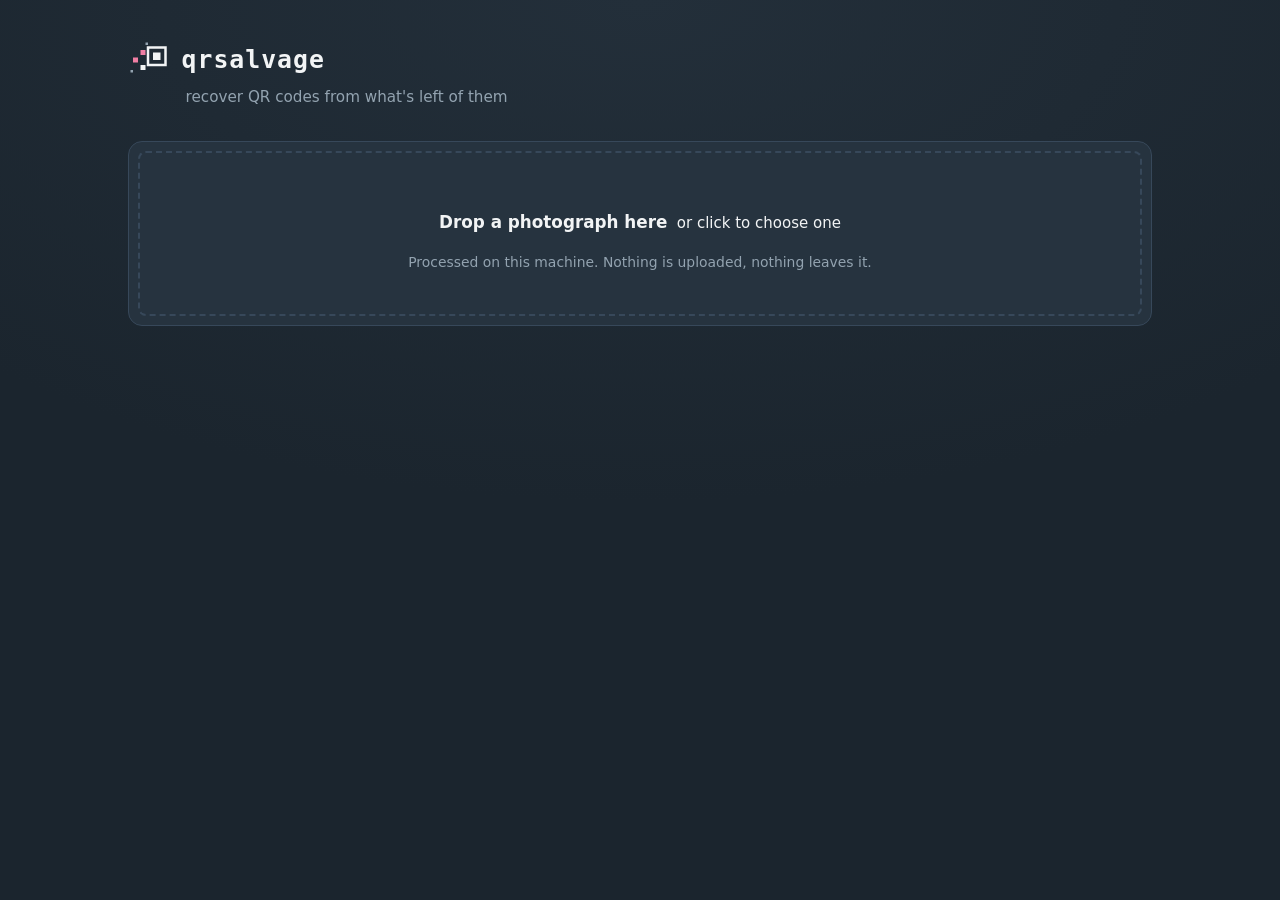
<file: web/index.html>
<!doctype html>
<html lang="en">
<head>
<meta charset="utf-8">
<meta name="viewport" content="width=device-width, initial-scale=1">
<title>qrsalvage</title>
<link rel="icon" href="data:image/svg+xml,%3Csvg xmlns='http://www.w3.org/2000/svg' viewBox='0 0 16 16'%3E%3Crect width='16' height='16' fill='%23232f3a'/%3E%3Crect x='8' y='3' width='7' height='7' fill='none' stroke='%23f2f4f5' stroke-width='1'/%3E%3Crect x='10' y='5' width='3' height='3' fill='%23f2f4f5'/%3E%3Crect x='5' y='4' width='2' height='2' fill='%23f07ea3'/%3E%3Crect x='2' y='7' width='2' height='2' fill='%23f07ea3'/%3E%3Crect x='5' y='10' width='2' height='2' fill='%23f2f4f5'/%3E%3C/svg%3E">
<style>
  :root {
    --bg:        #1b252e;
    --bg-lift:   #232f3a;
    --panel:     #26333f;
    --panel-in:  #1f2a34;
    --line:      #37485a;
    --fg:        #f2f4f5;
    --muted:     #93a3b0;
    --pink:      #f07ea3;
    --pink-soft: #f7b3c8;
    --ok:        #8fd3b0;
    --warn:      #e0b356;
    --bad:       #e0644a;
    --mono: ui-monospace, "Cascadia Code", "SF Mono", Consolas, monospace;
  }
  * { box-sizing: border-box; }
  html { color-scheme: dark; }
  body {
    margin: 0; padding: 2.5rem 1.25rem 5rem; color: var(--fg);
    background: radial-gradient(120% 90% at 50% 0%, var(--bg-lift) 0%, var(--bg) 62%) fixed;
    min-height: 100vh;
    font: 15px/1.6 ui-sans-serif, system-ui, -apple-system, "Segoe UI", sans-serif;
  }
  main { max-width: 64rem; margin: 0 auto; }

  /* --- identity ------------------------------------------------------------------- */
  header { display: flex; align-items: center; gap: .85rem; margin-bottom: .3rem; }
  header svg { flex: none; }
  h1 {
    font: 600 1.55rem/1 var(--mono); letter-spacing: .04em; margin: 0;
  }
  .tagline { color: var(--muted); margin: 0 0 2rem 3.6rem; font-size: .95rem; }

  /* --- drop zone ------------------------------------------------------------------ */
  #drop {
    position: relative; border-radius: 14px; padding: 3.25rem 1.5rem; text-align: center;
    cursor: pointer; background: var(--panel); border: 1px solid var(--line);
    transition: border-color .18s, background .18s, transform .18s;
  }
  #drop::before {
    content: ""; position: absolute; inset: 9px; border-radius: 8px; pointer-events: none;
    border: 2px dashed var(--line); transition: border-color .18s;
  }
  #drop:hover, #drop.over { background: #2b3844; }
  #drop:hover::before, #drop.over::before { border-color: var(--pink); }
  #drop.over { transform: scale(1.006); border-color: var(--pink); }
  #drop strong { font-size: 1.05rem; }
  #drop .hint { color: var(--muted); font-size: .87rem; margin: .45rem 0 0; }

  /* --- layout --------------------------------------------------------------------- */
  .row { display: grid; grid-template-columns: 1fr 1fr; gap: 1.1rem; margin-top: 1.4rem; }
  @media (max-width: 46rem) { .row { grid-template-columns: 1fr; } }
  .panel {
    background: var(--panel); border: 1px solid var(--line); border-radius: 12px;
    padding: 1.1rem;
  }
  .panel h2 {
    display: flex; align-items: center; gap: .5rem;
    font: 600 .72rem/1 var(--mono); text-transform: uppercase; letter-spacing: .12em;
    color: var(--muted); margin: 0 0 .9rem;
  }
  .panel h2::before {
    content: ""; width: 7px; height: 7px; background: var(--pink); flex: none;
  }
  canvas, .panel img {
    max-width: 100%; display: block; border-radius: 8px; background: var(--panel-in);
  }
  canvas { cursor: crosshair; }

  dl { display: grid; grid-template-columns: auto 1fr; gap: .42rem 1rem; margin: 0; }
  dt { color: var(--muted); }
  dd { margin: 0; font-family: var(--mono); font-variant-numeric: tabular-nums; }
  .ok { color: var(--ok); } .warn { color: var(--warn); } .bad { color: var(--bad); }

  /* --- payload -------------------------------------------------------------------- */
  .payload {
    margin-top: 1.4rem; padding: 1.15rem 1.25rem; border-radius: 12px;
    background: var(--panel); border: 1px solid var(--line); border-left: 3px solid var(--pink);
  }
  .payload.miss { border-left-color: var(--bad); }
  .payload .label { font: 600 .72rem/1 var(--mono); letter-spacing: .12em; text-transform: uppercase; }
  .payload code {
    display: block; margin-top: .7rem; padding: .7rem .85rem; border-radius: 8px;
    background: var(--panel-in); font: 14px/1.55 var(--mono); word-break: break-all;
    user-select: all;
  }

  /* --- controls ------------------------------------------------------------------- */
  .actions { display: flex; gap: .55rem; flex-wrap: wrap; margin-top: 1rem; }
  button {
    font: 500 .88rem/1 inherit; padding: .55rem 1rem; border-radius: 8px;
    border: 1px solid var(--line); background: var(--panel-in); color: var(--fg);
    cursor: pointer; transition: border-color .15s, color .15s;
  }
  button:hover { border-color: var(--pink); color: var(--pink-soft); }
  a { color: inherit; text-decoration: none; }
  .note { color: var(--muted); font-size: .85rem; margin-top: .65rem; min-height: 1.2em; }
  .note em { color: var(--pink-soft); font-style: normal; }

  details.panel { margin-top: 1.4rem; }
  summary { cursor: pointer; color: var(--muted); font: 600 .72rem/1 var(--mono);
            letter-spacing: .12em; text-transform: uppercase; }
  pre.grid {
    font: 10px/1 var(--mono); overflow-x: auto; margin: .9rem 0 0; letter-spacing: .55px;
    color: var(--muted);
  }
  .hidden { display: none !important; }
</style>
</head>
<body>
<main>
  <header>
    <!-- The mark: a finder pattern dissolving into loose modules. Same motif as the logo,
         but legible at favicon size, where the axolotl is not. -->
    <svg width="40" height="40" viewBox="0 0 16 16" aria-hidden="true">
      <rect x="8" y="3" width="7" height="7" fill="none" stroke="#f2f4f5" stroke-width="1"/>
      <rect x="10" y="5" width="3" height="3" fill="#f2f4f5"/>
      <rect x="5" y="4" width="2" height="2" fill="#f07ea3"/>
      <rect x="2" y="7" width="2" height="2" fill="#f07ea3"/>
      <rect x="5" y="10" width="2" height="2" fill="#f2f4f5"/>
      <rect x="1" y="12" width="1" height="1" fill="#93a3b0"/>
      <rect x="7" y="1" width="1" height="1" fill="#93a3b0"/>
    </svg>
    <h1>qrsalvage</h1>
  </header>
  <p class="tagline">recover QR codes from what's left of them</p>

  <div id="drop">
    <p><strong>Drop a photograph here</strong> &nbsp;or click to choose one</p>
    <p class="hint">Processed on this machine. Nothing is uploaded, nothing leaves it.</p>
    <input id="file" type="file" accept="image/*" class="hidden">
  </div>

  <div id="status" class="note"></div>

  <div id="results" class="hidden">
    <div class="row">
      <div class="panel">
        <h2>Input</h2>
        <canvas id="photo"></canvas>
        <div class="note" id="canvasNote"></div>
        <div class="actions">
          <button id="retry" class="hidden">Mark the three finders by hand</button>
          <button id="cancel" class="hidden">Cancel</button>
        </div>
      </div>
      <div class="panel">
        <h2>Diagnostics</h2>
        <dl id="metrics"></dl>
      </div>
    </div>

    <div class="payload" id="payload"></div>
    <div class="row" id="images"></div>

    <details class="panel">
      <summary>Sampled matrix &mdash; # dark, . light, ? unknown</summary>
      <pre class="grid" id="grid"></pre>
    </details>
  </div>
</main>

<script>
"use strict";
const $ = (id) => document.getElementById(id);
const drop = $("drop"), fileInput = $("file"), status = $("status");
const canvas = $("photo"), ctx = canvas.getContext("2d");

let imageDataUrl = null;
let bitmap = null;
let picking = false;
let picked = [];

drop.addEventListener("click", () => fileInput.click());
drop.addEventListener("dragover", (e) => { e.preventDefault(); drop.classList.add("over"); });
drop.addEventListener("dragleave", () => drop.classList.remove("over"));
drop.addEventListener("drop", (e) => {
  e.preventDefault(); drop.classList.remove("over");
  if (e.dataTransfer.files[0]) load(e.dataTransfer.files[0]);
});
fileInput.addEventListener("change", () => { if (fileInput.files[0]) load(fileInput.files[0]); });

function load(file) {
  const reader = new FileReader();
  reader.onload = async () => {
    imageDataUrl = reader.result;
    bitmap = await createImageBitmap(file);
    picked = []; picking = false;
    draw();
    solve();
  };
  reader.readAsDataURL(file);
}

function draw(detected) {
  if (!bitmap) return;
  const width = Math.min(bitmap.width, 520);
  const scale = width / bitmap.width;
  canvas.width = width;
  canvas.height = Math.round(bitmap.height * scale);
  ctx.drawImage(bitmap, 0, 0, canvas.width, canvas.height);
  canvas.dataset.scale = scale;

  // What the detector found, quietly; what the user clicked, loudly.
  for (const p of detected || []) ring(p.x * scale, p.y * scale, 11, "#93a3b0", 1.5);
  picked.forEach((p, i) => {
    ring(p.x * scale, p.y * scale, 11, "#f07ea3", 2.5);
    ctx.fillStyle = "#f07ea3";
    ctx.font = "600 13px ui-monospace, monospace";
    ctx.fillText(String(i + 1), p.x * scale + 15, p.y * scale + 5);
  });
}

function ring(x, y, r, colour, width) {
  ctx.beginPath(); ctx.arc(x, y, r, 0, Math.PI * 2);
  ctx.strokeStyle = colour; ctx.lineWidth = width; ctx.stroke();
}

canvas.addEventListener("click", (e) => {
  if (!picking) return;
  const rect = canvas.getBoundingClientRect();
  const scale = parseFloat(canvas.dataset.scale);
  const x = ((e.clientX - rect.left) * (canvas.width / rect.width)) / scale;
  const y = ((e.clientY - rect.top) * (canvas.height / rect.height)) / scale;
  picked.push({ x, y });
  draw();
  $("canvasNote").innerHTML = picked.length < 3
    ? `<em>${picked.length} of 3</em> marked — click the centre of the next corner square.`
    : "Three marked, recovering…";
  if (picked.length === 3) { picking = false; solve(picked); }
});

async function solve(points) {
  status.textContent = "recovering…";
  let answer;
  try {
    const response = await fetch("/api/solve", {
      method: "POST",
      headers: { "Content-Type": "application/json" },
      body: JSON.stringify({ image: imageDataUrl, finder_points: points || null }),
    });
    answer = await response.json();
  } catch (err) {
    status.textContent = "the local server did not answer: " + err;
    return;
  }
  status.textContent = "";
  render(answer);
}

function render(a) {
  $("results").classList.remove("hidden");
  draw(picked.length ? null : a.finders);

  const rows = [];
  const push = (k, v, cls) =>
    rows.push(`<dt>${k}</dt><dd${cls ? ` class="${cls}"` : ""}>${v}</dd>`);

  push("image", `${a.width} × ${a.height} px`);
  push("finders", a.finders.length, a.finders.length >= 3 ? "" : "bad");
  if (a.modules) {
    push("version", `${a.version} · ${a.modules} modules`);
    const rate = a.wrong_known / a.known_total;
    push("known cells wrong", `${a.wrong_known} / ${a.known_total}`,
         rate > 0.05 ? "bad" : rate > 0.01 ? "warn" : "ok");
    push("timing pattern", `${a.timing} %`, a.timing < 100 ? "warn" : "ok");
    push("uncertain", `${a.uncertain} / ${a.modules * a.modules}`);
    push("decode attempts", a.candidates_tried);
    if (a.repair) push("reed-solomon", a.repair);
  }
  $("metrics").innerHTML = rows.join("");

  const payload = $("payload");
  payload.classList.toggle("miss", !a.ok);
  payload.innerHTML = a.ok
    ? `<div class="label" style="color:var(--pink)">recovered · ${a.text.length} characters</div>
       <code>${escapeHtml(a.text)}</code>`
    : `<div class="label" style="color:var(--bad)">not recovered</div>
       <div class="note">${escapeHtml(a.failure || "unknown reason")}</div>`;

  const offerManual = !a.ok || a.finders.length < 3;
  $("retry").classList.toggle("hidden", !offerManual || picking);
  $("cancel").classList.add("hidden");

  const images = $("images");
  images.innerHTML = "";
  if (a.reconstructed_png)
    images.appendChild(panel("Recovered matrix", a.reconstructed_png, "reconstructed.png"));
  if (a.clean_png)
    images.appendChild(panel("Re-encoded · standards clean", a.clean_png, "qrsalvage.png"));

  $("grid").textContent = a.grid || "(no grid sampled)";
}

function panel(title, dataUrl, filename) {
  const div = document.createElement("div");
  div.className = "panel";
  div.innerHTML = `<h2>${title}</h2><img src="${dataUrl}" alt="${title}">
    <div class="actions"><a download="${filename}" href="${dataUrl}"><button>Download PNG</button></a></div>`;
  return div;
}

$("retry").addEventListener("click", () => {
  picked = []; picking = true; draw();
  $("retry").classList.add("hidden");
  $("cancel").classList.remove("hidden");
  $("canvasNote").innerHTML =
    "Click the centre of each of the three large corner squares, <em>in any order</em>. " +
    "Roughly is enough — the click only picks the candidate, the position comes from the image.";
});
$("cancel").addEventListener("click", () => {
  picked = []; picking = false; draw();
  $("cancel").classList.add("hidden");
  $("retry").classList.remove("hidden");
  $("canvasNote").textContent = "";
});

function escapeHtml(s) {
  return String(s).replace(/[&<>"]/g, (c) =>
    ({ "&": "&amp;", "<": "&lt;", ">": "&gt;", '"': "&quot;" })[c]);
}
</script>
</body>
</html>
</file>
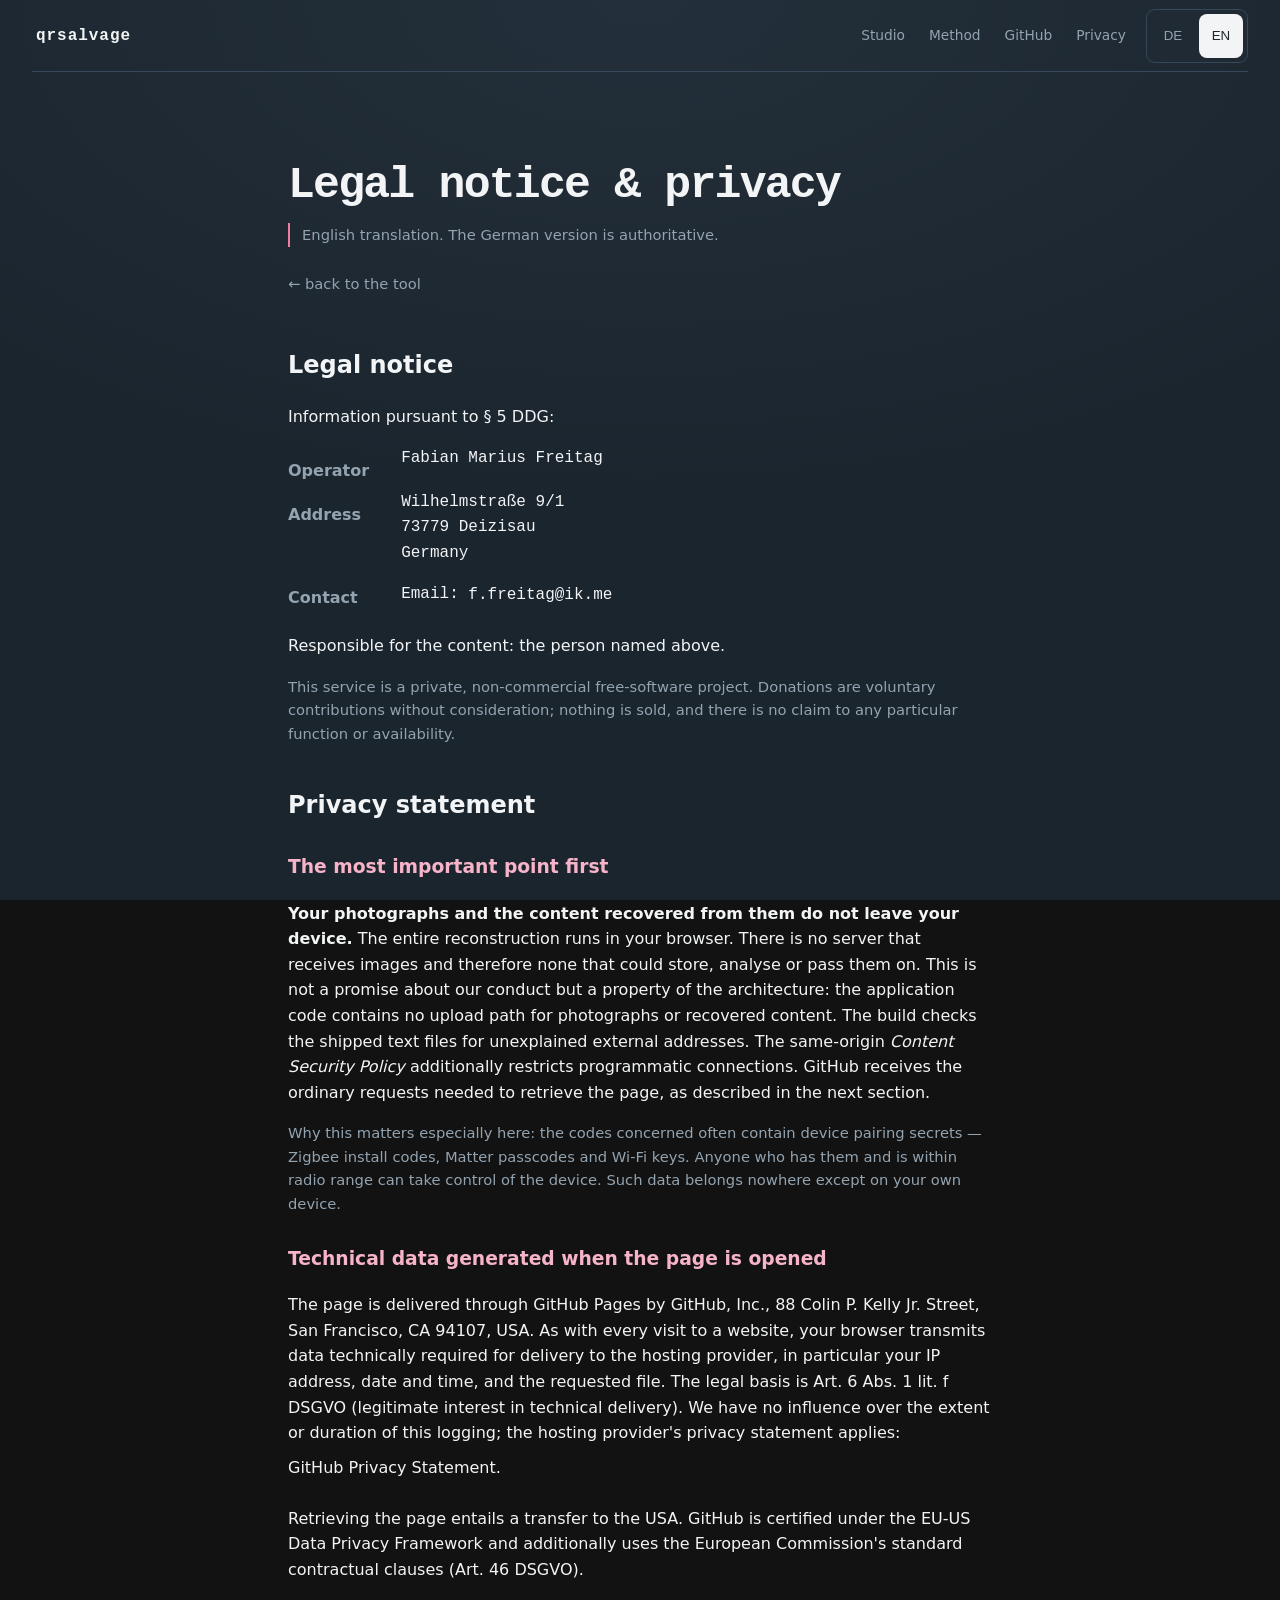
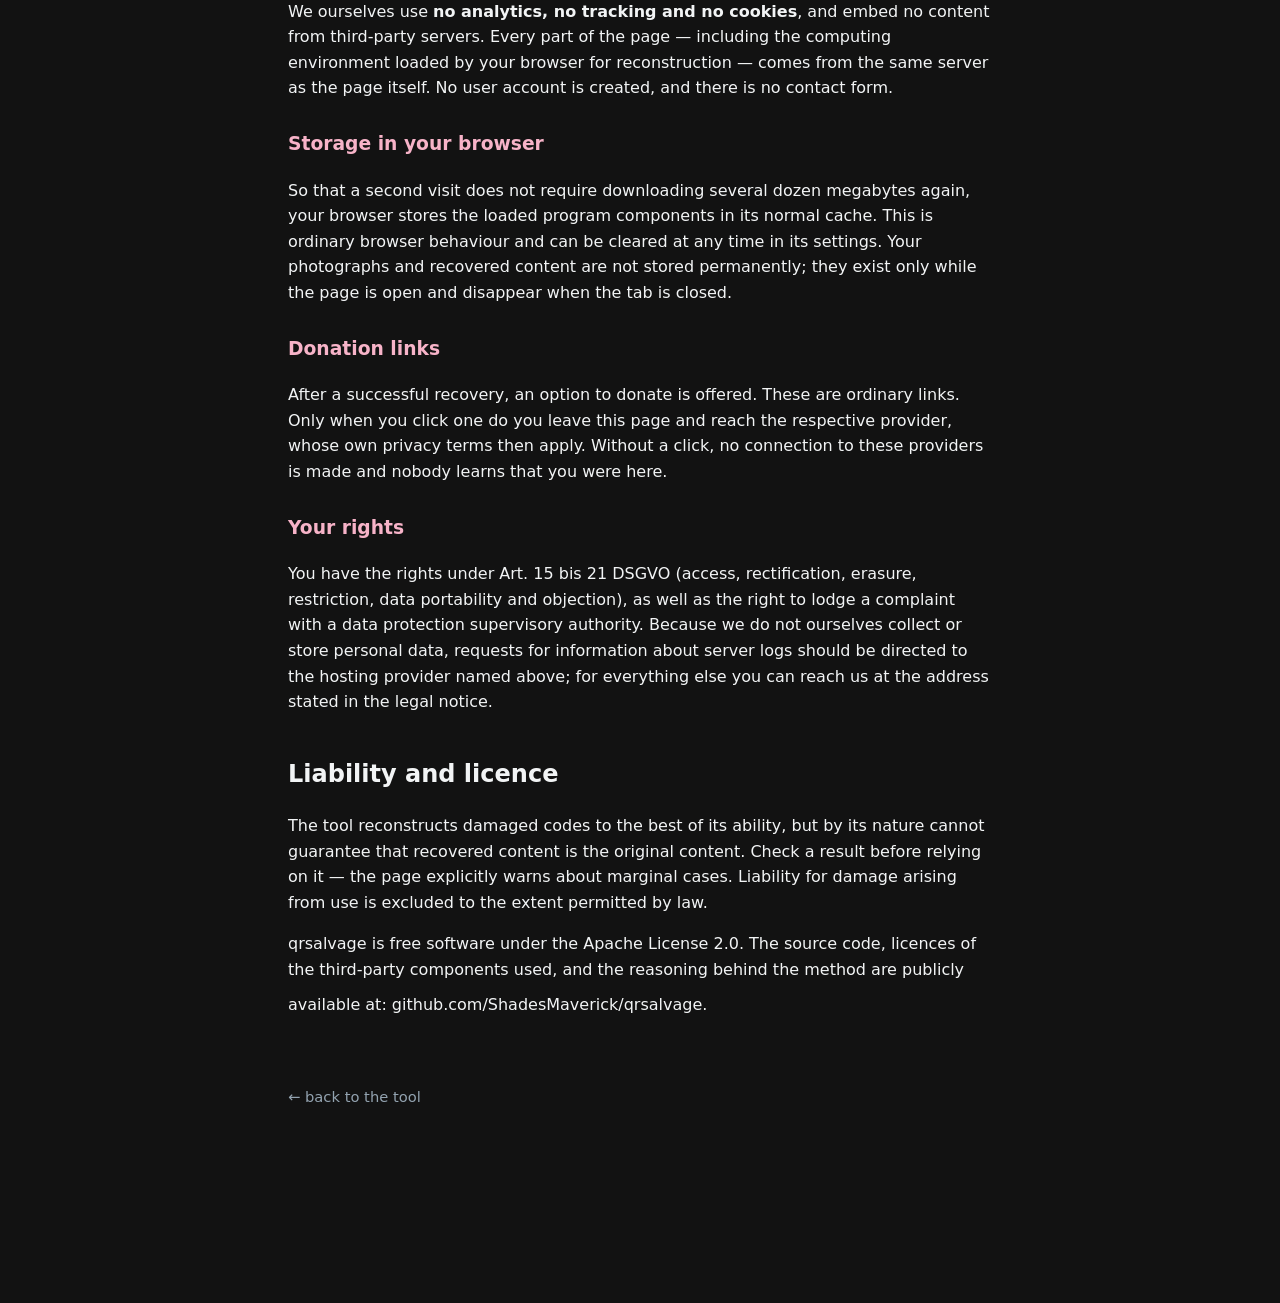
<file: src/qrsalvage/web/legal.html>
<!doctype html>
<html lang="de">
<head>
<meta charset="utf-8">
<meta name="viewport" content="width=device-width, initial-scale=1">
<meta http-equiv="Content-Security-Policy" content="default-src 'self'; img-src 'self' data: blob:; style-src 'self'; script-src 'self'; connect-src 'none'; object-src 'none'; base-uri 'none'; form-action 'none'">
<title>Impressum &amp; Datenschutz · qrsalvage</title>
<meta name="description" content="Impressum und Datenschutzerklärung für qrsalvage.">
<link rel="stylesheet" href="style.css">
</head>
<body class="legal-shell"
      data-title-en="Legal notice &amp; privacy · qrsalvage"
      data-title-de="Impressum &amp; Datenschutz · qrsalvage"
      data-description-en="Legal notice and privacy information for qrsalvage."
      data-description-de="Impressum und Datenschutzerklärung für qrsalvage.">
<nav class="site-nav" aria-label="Primary navigation" data-i18n-aria="nav.primary">
  <a class="site-brand" href="index.html" data-i18n-aria="nav.home">qrsalvage</a>
  <a href="index.html#studio"><span data-lang="en">Studio</span><span data-lang="de" hidden>Studio</span></a>
  <a href="method.html"><span data-lang="en">Method</span><span data-lang="de" hidden>Methode</span></a>
  <a href="https://github.com/ShadesMaverick/qrsalvage">GitHub</a>
  <a href="legal.html" aria-current="page"><span data-lang="en">Privacy</span><span data-lang="de" hidden>Datenschutz</span></a>
  <div class="locale-switch" aria-label="Language" data-i18n-aria="locale.label"><button type="button" data-locale="de">DE</button><button type="button" data-locale="en">EN</button></div>
</nav>
<main class="legal-page">
<section data-lang="de">
  <h1>Impressum &amp; Datenschutz</h1>
  <p class="plain"><a class="back" href="index.html">&larr; zurück zum Werkzeug</a></p>

  <h2>Impressum</h2>
  <p>Angaben gemäß § 5 DDG:</p>
  <dl>
    <dt>Betreiber</dt>
    <dd>Fabian Marius Freitag</dd>
    <dt>Anschrift</dt>
    <dd>Wilhelmstraße 9/1<br>
        73779 Deizisau<br>
        Deutschland</dd>
    <dt>Kontakt</dt>
    <dd>E-Mail: <a href="mailto:f.freitag@ik.me">f.freitag@ik.me</a></dd>
  </dl>
  <p>Verantwortlich für den Inhalt: die oben genannte Person.</p>
  <p class="plain">Dieses Angebot ist ein privates, nicht kommerzielles Freie-Software-Projekt.
    Spenden sind freiwillige Zuwendungen ohne Gegenleistung; es wird nichts verkauft, und es
    besteht kein Anspruch auf eine bestimmte Funktion oder Verfügbarkeit.</p>

  <h2>Datenschutzerklärung</h2>

  <h3>Das Wichtigste zuerst</h3>
  <p><strong>Ihre Fotos und die daraus gewonnenen Inhalte verlassen Ihr Gerät nicht.</strong>
    Die gesamte Rekonstruktion läuft in Ihrem Browser. Es gibt keinen Server, der Bilder
    entgegennimmt, und deshalb auch keinen, der sie speichern, auswerten oder weitergeben
    könnte. Das ist keine Zusage über unser Verhalten, sondern eine Eigenschaft des Aufbaus:
    Der Anwendungscode enthält keinen Uploadpfad für Fotos oder wiederhergestellte Inhalte.
    Der Build prüft die ausgelieferten Textdateien auf unerklärte externe Adressen. Die
    Same-Origin-<em>Content-Security-Policy</em> schränkt programmgesteuerte Verbindungen
    zusätzlich ein. GitHub erhält die gewöhnlichen Anfragen zum Abruf der Seite, wie im
    folgenden Abschnitt beschrieben.</p>
  <p class="plain">Warum das hier besonders zählt: Die Codes, um die es geht, enthalten häufig
    Kopplungsgeheimnisse von Geräten — Zigbee-Install-Codes, Matter-Passcodes, WLAN-Schlüssel.
    Wer sie hat und in Funkreichweite ist, kann das Gerät übernehmen. Solche Daten gehören
    nirgendwohin außer auf Ihr eigenes Gerät.</p>

  <h3>Was beim Aufruf der Seite technisch anfällt</h3>
  <p>Die Seite wird über GitHub Pages von der GitHub, Inc., 88 Colin P. Kelly Jr. Street,
    San Francisco, CA 94107, USA ausgeliefert. Beim Abruf übermittelt Ihr Browser wie bei jedem
    Aufruf einer Webseite technisch notwendige Daten an den Hoster, insbesondere Ihre
    IP-Adresse, Datum und Uhrzeit sowie die angeforderte Datei. Rechtsgrundlage ist Art. 6
    Abs. 1 lit. f DSGVO (berechtigtes Interesse an der technischen Auslieferung). Auf Umfang
    und Dauer dieser Protokollierung haben wir keinen Einfluss; es gilt die
    Datenschutzerklärung des Hosters:
    <a href="https://docs.github.com/de/site-policy/privacy-policies/github-privacy-statement">GitHub Privacy Statement</a>.</p>
  <p>Der Abruf bedeutet eine Übermittlung in die USA. GitHub ist unter dem EU-US Data Privacy
    Framework zertifiziert und verwendet ergänzend die Standardvertragsklauseln der
    EU-Kommission (Art. 46 DSGVO).</p>
  <p>Wir selbst betreiben <strong>keine Analyse, kein Tracking, keine Cookies</strong> und
    binden keine Inhalte von fremden Servern ein. Alle Bestandteile der Seite — auch die
    Rechenumgebung, die Ihr Browser für die Rekonstruktion lädt — kommen vom selben Server wie
    die Seite selbst. Es entsteht kein Nutzerkonto, es gibt kein Kontaktformular.</p>

  <h3>Speicherung in Ihrem Browser</h3>
  <p>Damit die Seite beim zweiten Besuch nicht erneut mehrere Dutzend Megabyte laden muss,
    legt Ihr Browser die geladenen Programmteile in seinem normalen Cache ab. Das ist gewöhnliches
    Browser-Verhalten und lässt sich in dessen Einstellungen jederzeit löschen. Ihre Fotos und
    die gefundenen Inhalte werden nicht dauerhaft gespeichert; sie bestehen nur, solange die
    Seite geöffnet ist, und verschwinden mit dem Schließen des Tabs.</p>

  <h3>Spenden-Links</h3>
  <p>Nach einer erfolgreichen Rettung wird eine Spendenmöglichkeit angeboten. Das sind
    gewöhnliche Links. Erst wenn Sie einen davon anklicken, verlassen Sie diese Seite und
    gelangen zum jeweiligen Anbieter, dessen eigene Datenschutzbestimmungen dann gelten. Ohne
    Klick wird zu diesen Anbietern keinerlei Verbindung aufgebaut, und es erfährt niemand, dass
    Sie hier waren.</p>

  <h3>Ihre Rechte</h3>
  <p>Ihnen stehen die Rechte aus Art. 15 bis 21 DSGVO zu (Auskunft, Berichtigung, Löschung,
    Einschränkung, Datenübertragbarkeit, Widerspruch) sowie ein Beschwerderecht bei einer
    Datenschutz-Aufsichtsbehörde. Da wir selbst keine personenbezogenen Daten erheben oder
    speichern, richten sich Auskunftsersuchen zu den Server-Protokollen an den oben genannten
    Hoster; für alles Übrige erreichen Sie uns unter der im Impressum genannten Adresse.</p>

  <h2>Haftung und Lizenz</h2>
  <p>Das Werkzeug rekonstruiert beschädigte Codes nach bestem Wissen, kann aber
    naturgemäß nicht garantieren, dass ein wiederhergestellter Inhalt der ursprüngliche ist.
    Prüfen Sie ein Ergebnis, bevor Sie darauf etwas aufbauen — die Seite weist bei knappen
    Fällen ausdrücklich darauf hin. Eine Haftung für Schäden aus der Nutzung ist im gesetzlich
    zulässigen Rahmen ausgeschlossen.</p>
  <p>qrsalvage ist freie Software unter der Apache-Lizenz 2.0. Der Quelltext, die Lizenzen der
    verwendeten Fremdbestandteile und die Begründungen des Verfahrens sind öffentlich
    einsehbar: <a href="https://github.com/ShadesMaverick/qrsalvage">github.com/ShadesMaverick/qrsalvage</a>.</p>

  <p class="plain legal-back"><a class="back" href="index.html">&larr; zurück zum
    Werkzeug</a></p>
</section>

<section data-lang="en" hidden>
  <h1>Legal notice &amp; privacy</h1>
  <p class="legal-authority">English translation. The German version is authoritative.</p>
  <p class="plain"><a class="back" href="index.html">&larr; back to the tool</a></p>

  <h2>Legal notice</h2>
  <p>Information pursuant to § 5 DDG:</p>
  <dl>
    <dt>Operator</dt>
    <dd>Fabian Marius Freitag</dd>
    <dt>Address</dt>
    <dd>Wilhelmstraße 9/1<br>
        73779 Deizisau<br>
        Germany</dd>
    <dt>Contact</dt>
    <dd>Email: <a href="mailto:f.freitag@ik.me">f.freitag@ik.me</a></dd>
  </dl>
  <p>Responsible for the content: the person named above.</p>
  <p class="plain">This service is a private, non-commercial free-software project. Donations
    are voluntary contributions without consideration; nothing is sold, and there is no claim
    to any particular function or availability.</p>

  <h2>Privacy statement</h2>

  <h3>The most important point first</h3>
  <p><strong>Your photographs and the content recovered from them do not leave your device.</strong>
    The entire reconstruction runs in your browser. There is no server that receives images and
    therefore none that could store, analyse or pass them on. This is not a promise about our
    conduct but a property of the architecture: the application code contains no upload path for
    photographs or recovered content. The build checks the shipped text files for unexplained
    external addresses. The same-origin <em>Content Security Policy</em> additionally restricts
    programmatic connections. GitHub receives the ordinary requests needed to retrieve the page,
    as described in the next section.</p>
  <p class="plain">Why this matters especially here: the codes concerned often contain device
    pairing secrets — Zigbee install codes, Matter passcodes and Wi-Fi keys. Anyone who has them
    and is within radio range can take control of the device. Such data belongs nowhere except on
    your own device.</p>

  <h3>Technical data generated when the page is opened</h3>
  <p>The page is delivered through GitHub Pages by GitHub, Inc., 88 Colin P. Kelly Jr. Street,
    San Francisco, CA 94107, USA. As with every visit to a website, your browser transmits data
    technically required for delivery to the hosting provider, in particular your IP address,
    date and time, and the requested file. The legal basis is Art. 6 Abs. 1 lit. f DSGVO
    (legitimate interest in technical delivery). We have no influence over the extent or duration
    of this logging; the hosting provider's privacy statement applies:
    <a href="https://docs.github.com/de/site-policy/privacy-policies/github-privacy-statement">GitHub Privacy Statement</a>.</p>
  <p>Retrieving the page entails a transfer to the USA. GitHub is certified under the EU-US Data
    Privacy Framework and additionally uses the European Commission's standard contractual
    clauses (Art. 46 DSGVO).</p>
  <p>We ourselves use <strong>no analytics, no tracking and no cookies</strong>, and embed no
    content from third-party servers. Every part of the page — including the computing environment
    loaded by your browser for reconstruction — comes from the same server as the page itself.
    No user account is created, and there is no contact form.</p>

  <h3>Storage in your browser</h3>
  <p>So that a second visit does not require downloading several dozen megabytes again, your
    browser stores the loaded program components in its normal cache. This is ordinary browser
    behaviour and can be cleared at any time in its settings. Your photographs and recovered
    content are not stored permanently; they exist only while the page is open and disappear when
    the tab is closed.</p>

  <h3>Donation links</h3>
  <p>After a successful recovery, an option to donate is offered. These are ordinary links. Only
    when you click one do you leave this page and reach the respective provider, whose own privacy
    terms then apply. Without a click, no connection to these providers is made and nobody learns
    that you were here.</p>

  <h3>Your rights</h3>
  <p>You have the rights under Art. 15 bis 21 DSGVO (access, rectification, erasure, restriction,
    data portability and objection), as well as the right to lodge a complaint with a data
    protection supervisory authority. Because we do not ourselves collect or store personal data,
    requests for information about server logs should be directed to the hosting provider named
    above; for everything else you can reach us at the address stated in the legal notice.</p>

  <h2>Liability and licence</h2>
  <p>The tool reconstructs damaged codes to the best of its ability, but by its nature cannot
    guarantee that recovered content is the original content. Check a result before relying on it
    — the page explicitly warns about marginal cases. Liability for damage arising from use is
    excluded to the extent permitted by law.</p>
  <p>qrsalvage is free software under the Apache License 2.0. The source code, licences of the
    third-party components used, and the reasoning behind the method are publicly available at:
    <a href="https://github.com/ShadesMaverick/qrsalvage">github.com/ShadesMaverick/qrsalvage</a>.</p>

  <p class="plain legal-back"><a class="back" href="index.html">&larr; back to the tool</a></p>
</section>
</main>
<script src="locale.js"></script>
</body>
</html>
</file>
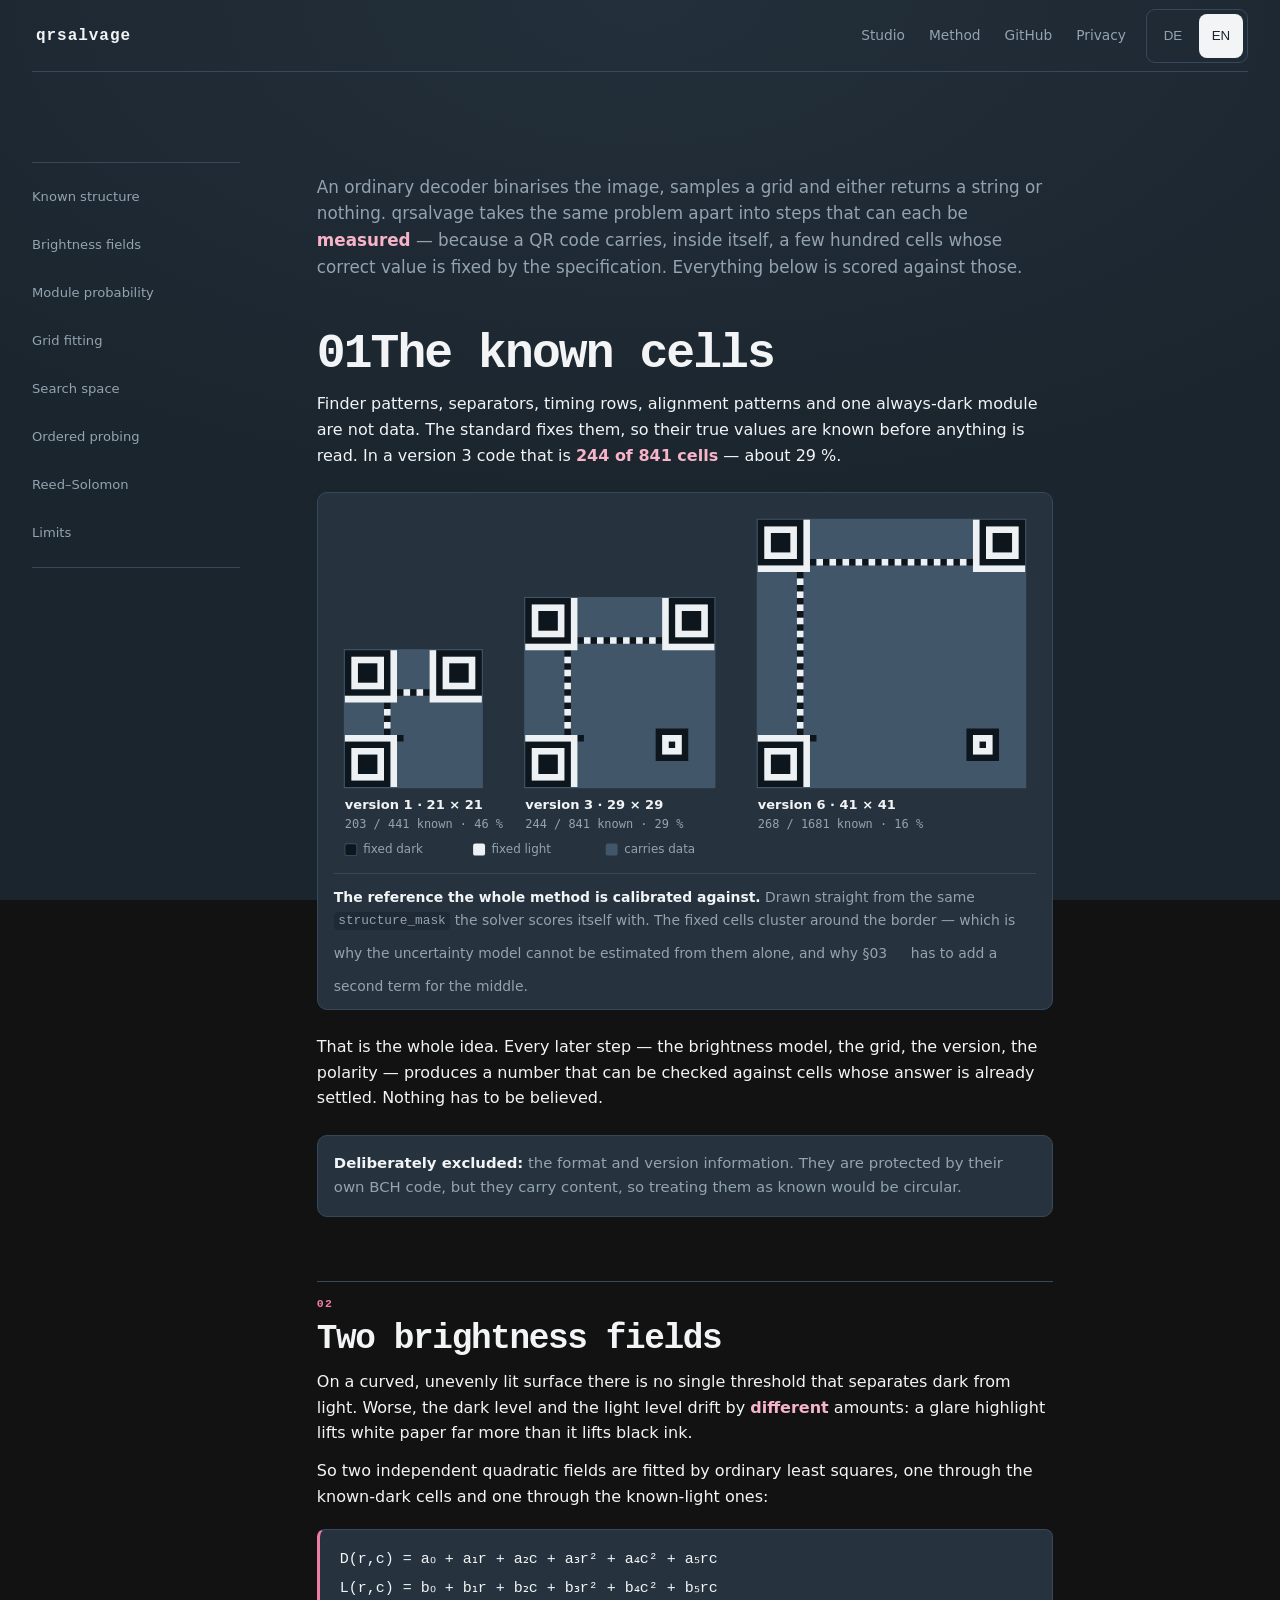
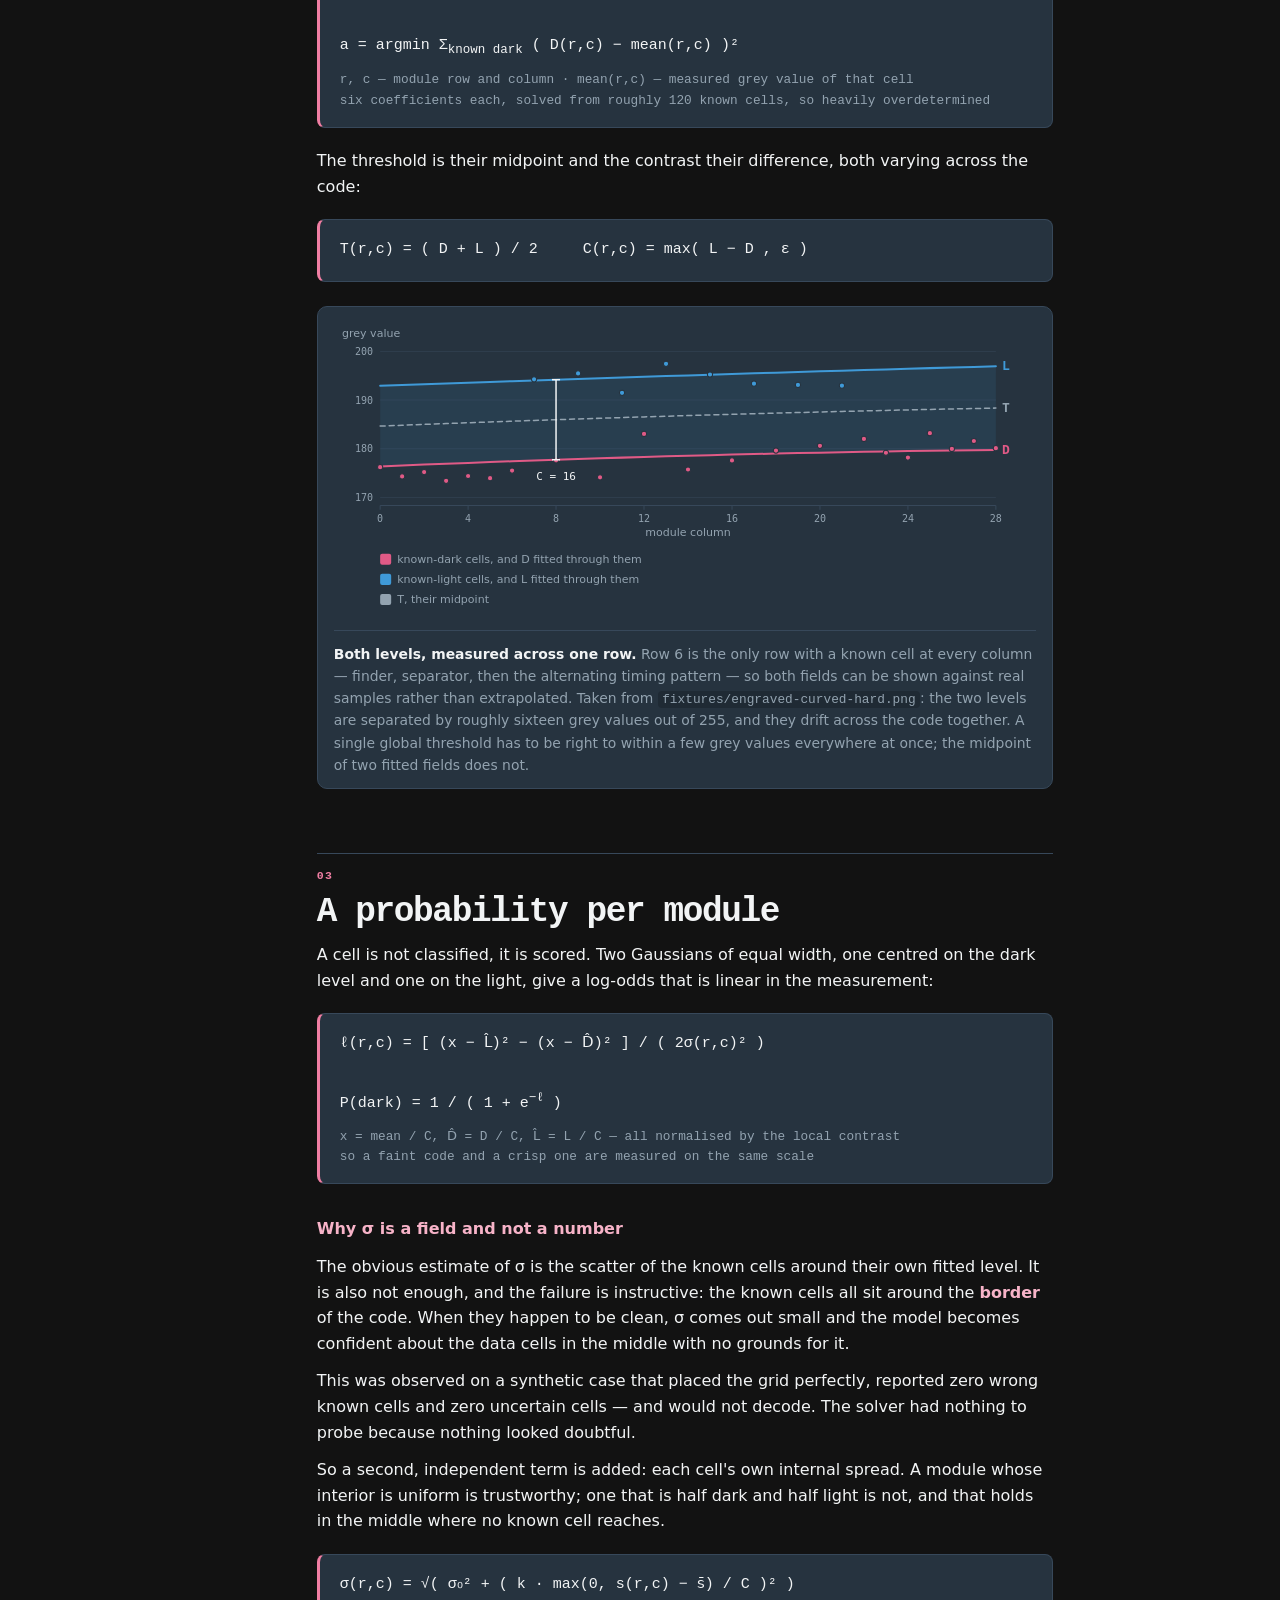
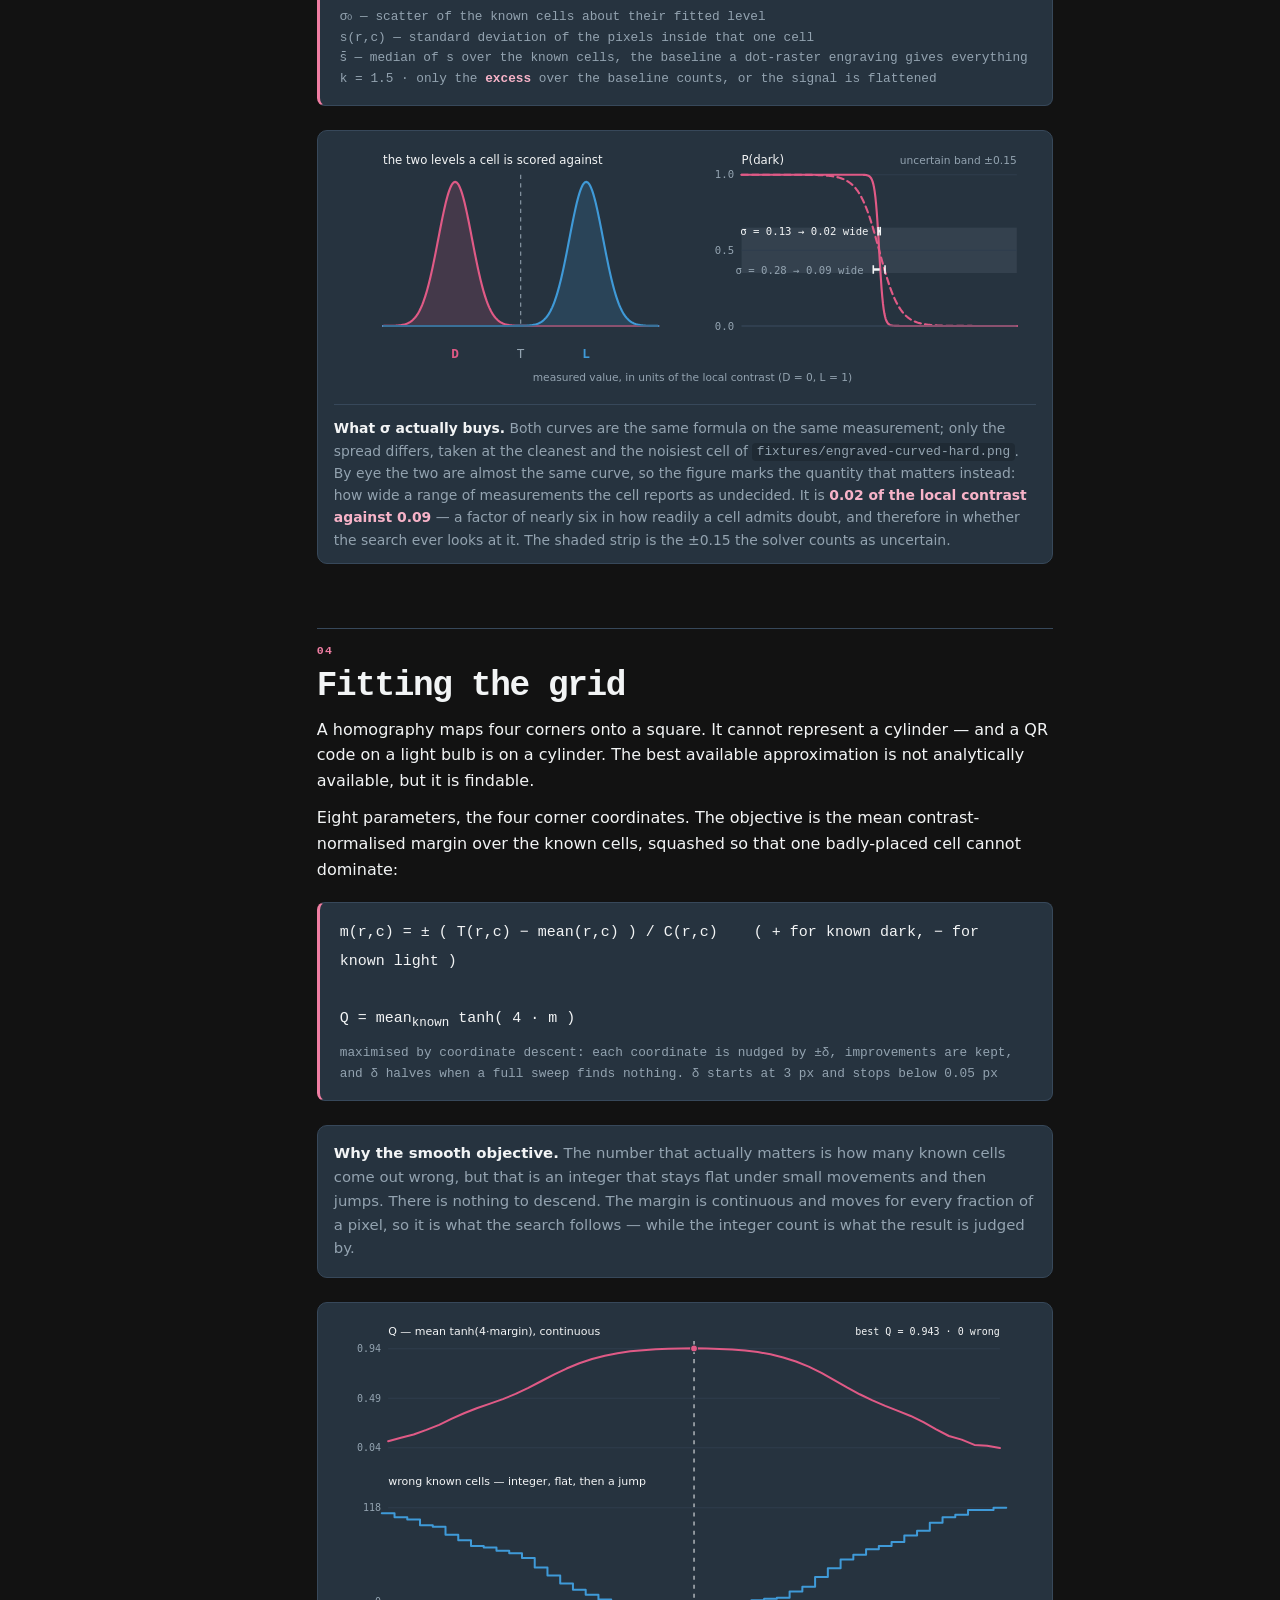
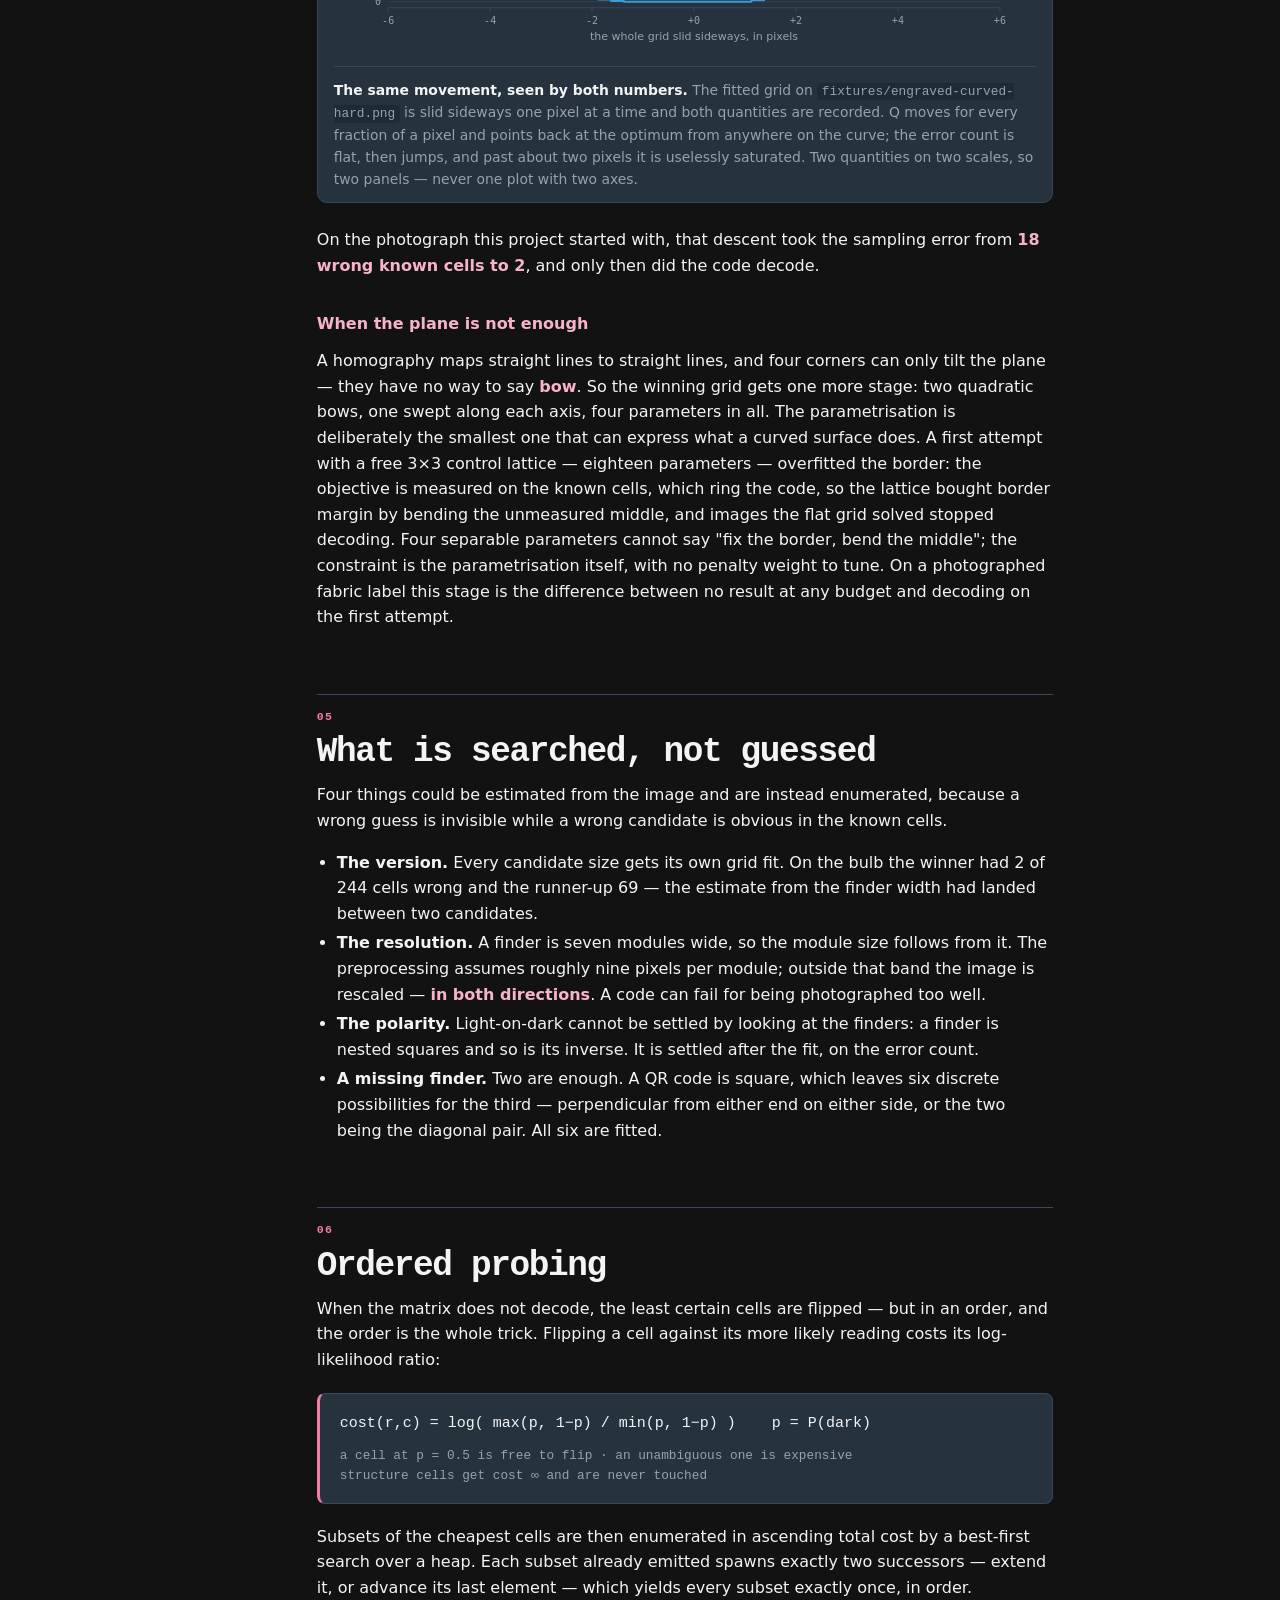
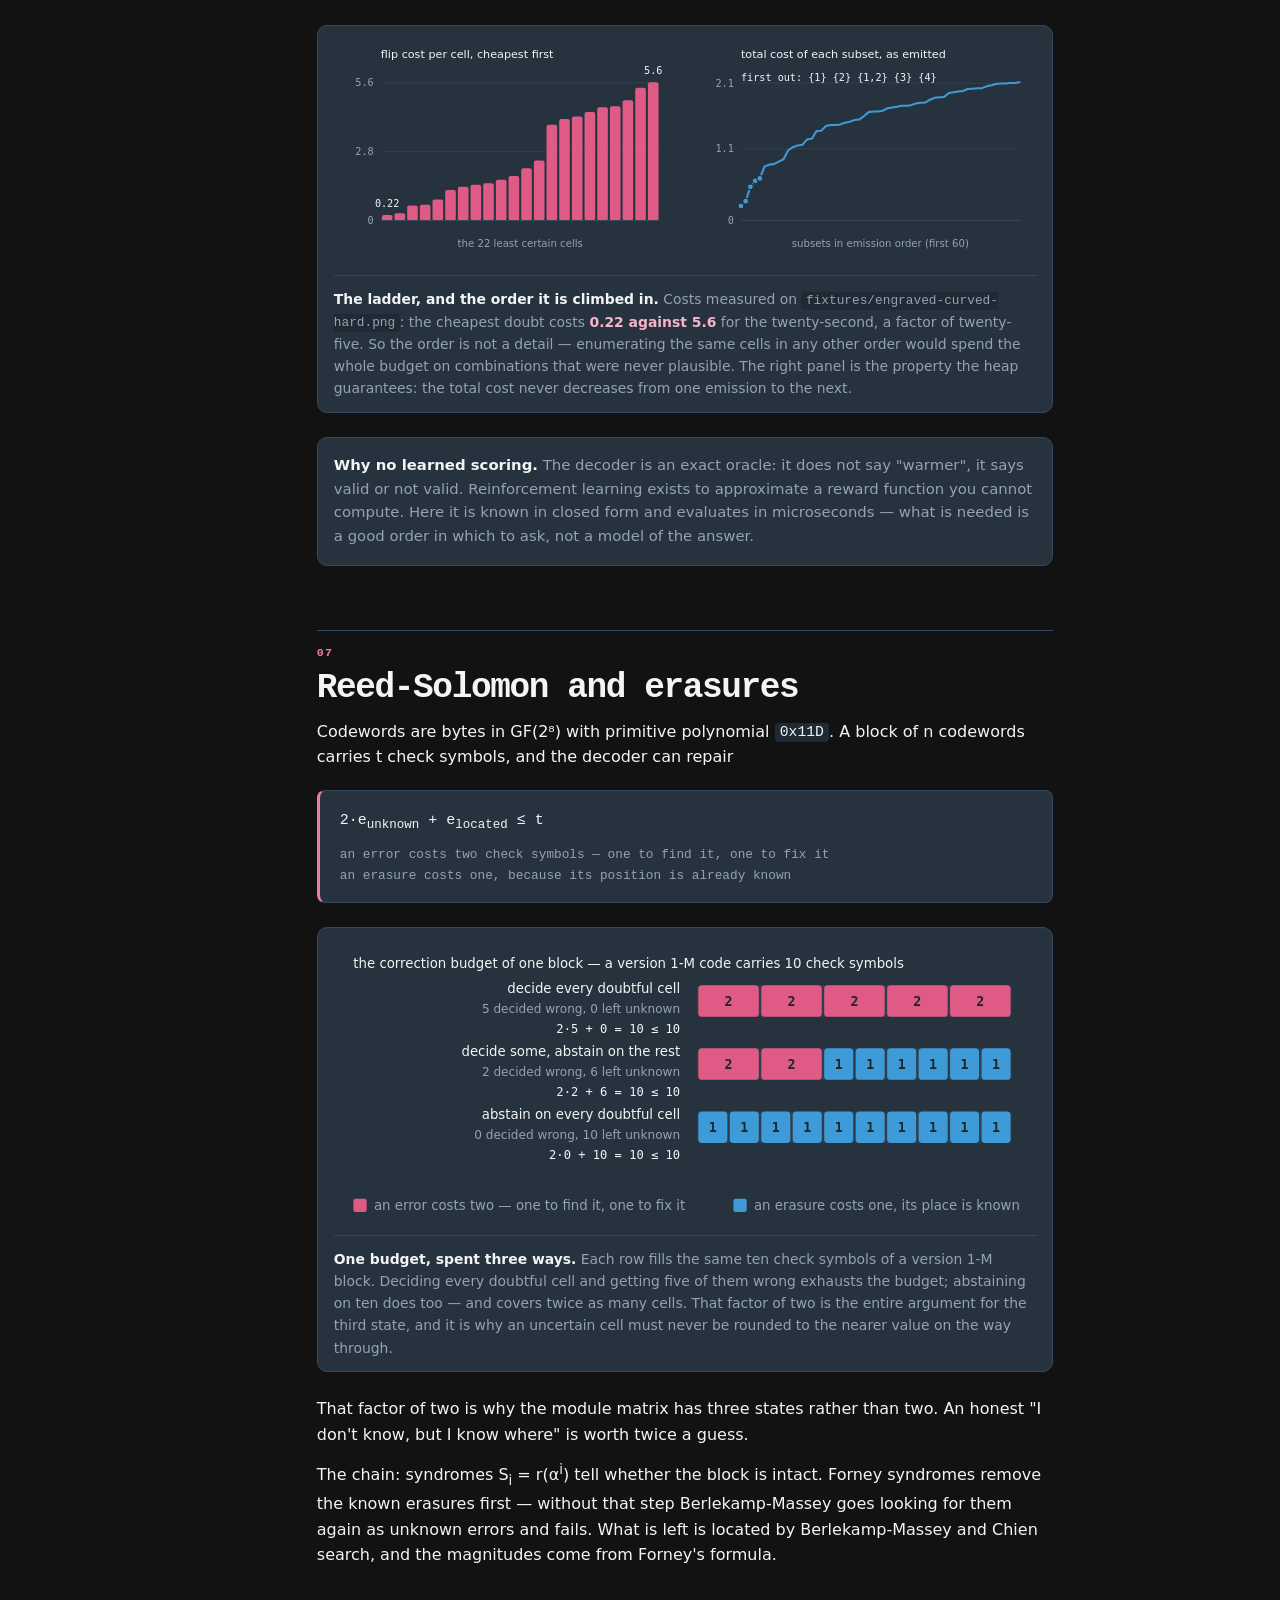
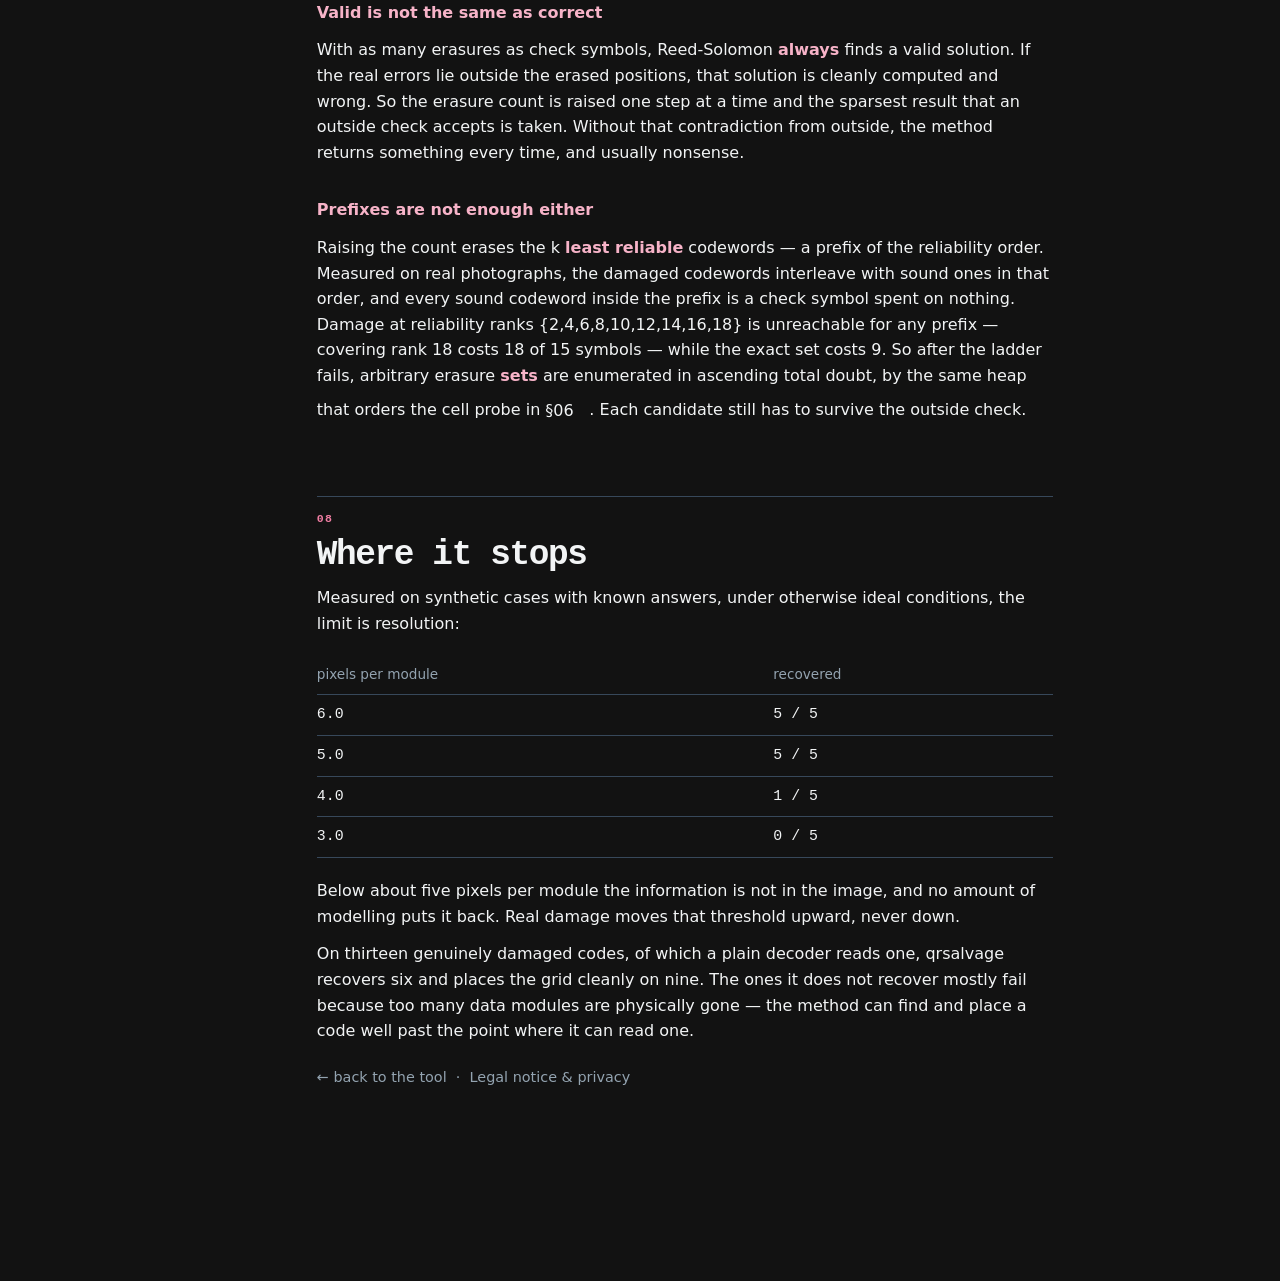
<file: src/qrsalvage/web/method.html>
<!doctype html>
<html lang="en">
<head>
<meta charset="utf-8">
<meta name="viewport" content="width=device-width, initial-scale=1">
<meta http-equiv="Content-Security-Policy" content="default-src 'self'; img-src 'self' data: blob:; style-src 'self'; script-src 'self'; connect-src 'none'; object-src 'none'; base-uri 'none'; form-action 'none'">
<title>Signal Manual · qrsalvage</title>
<meta name="description" content="How qrsalvage reconstructs damaged QR codes.">
<meta property="og:title" content="How a damaged QR code is recovered, step by step">
<meta property="og:description" content="Calibration against the cells the standard fixes, two brightness fields, a probability per module, Reed-Solomon erasures — the measured method behind qrsalvage.">
<meta property="og:image" content="qrsalvage-social.png">
<meta property="og:type" content="article">
<meta name="twitter:card" content="summary_large_image">
<link rel="icon" href="data:image/svg+xml,%3Csvg xmlns='http://www.w3.org/2000/svg' viewBox='0 0 16 16'%3E%3Crect width='16' height='16' fill='%23232f3a'/%3E%3Crect x='8' y='3' width='7' height='7' fill='none' stroke='%23f2f4f5' stroke-width='1'/%3E%3Crect x='10' y='5' width='3' height='3' fill='%23f2f4f5'/%3E%3Crect x='5' y='4' width='2' height='2' fill='%23f07ea3'/%3E%3Crect x='2' y='7' width='2' height='2' fill='%23f07ea3'/%3E%3Crect x='5' y='10' width='2' height='2' fill='%23f2f4f5'/%3E%3C/svg%3E">
<link rel="stylesheet" href="style.css">
</head>
<body class="manual-page"
      data-title-en="Signal Manual · qrsalvage"
      data-title-de="Signal-Handbuch · qrsalvage"
      data-description-en="How qrsalvage reconstructs damaged QR codes."
      data-description-de="Wie qrsalvage beschädigte QR-Codes rekonstruiert.">
<nav class="site-nav" aria-label="Primary navigation" data-i18n-aria="nav.primary">
  <a class="site-brand" href="index.html" data-i18n-aria="nav.home">qrsalvage</a>
  <a href="index.html#studio"><span data-lang="en">Studio</span><span data-lang="de" hidden>Studio</span></a>
  <a href="method.html" aria-current="page"><span data-lang="en">Method</span><span data-lang="de" hidden>Methode</span></a>
  <a href="https://github.com/ShadesMaverick/qrsalvage">GitHub</a>
  <a href="legal.html"><span data-lang="en">Privacy</span><span data-lang="de" hidden>Datenschutz</span></a>
  <div class="locale-switch" aria-label="Language" data-i18n-aria="locale.label"><button type="button" data-locale="de">DE</button><button type="button" data-locale="en">EN</button></div>
</nav>
<main class="manual-layout">
<aside class="manual-rail" aria-label="Manual sections" data-i18n-aria="manual.sections">
  <a href="#known"><span data-lang="en">Known structure</span><span data-lang="de" hidden>Bekannte Struktur</span></a>
  <a href="#levels"><span data-lang="en">Brightness fields</span><span data-lang="de" hidden>Helligkeitsfelder</span></a>
  <a href="#posterior"><span data-lang="en">Module probability</span><span data-lang="de" hidden>Modulwahrscheinlichkeit</span></a>
  <a href="#grid"><span data-lang="en">Grid fitting</span><span data-lang="de" hidden>Gitteranpassung</span></a>
  <a href="#search"><span data-lang="en">Search space</span><span data-lang="de" hidden>Suchraum</span></a>
  <a href="#probe"><span data-lang="en">Ordered probing</span><span data-lang="de" hidden>Geordnetes Nachtasten</span></a>
  <a href="#rs"><span data-lang="en">Reed–Solomon</span><span data-lang="de" hidden>Reed–Solomon</span></a>
  <a href="#limits"><span data-lang="en">Limits</span><span data-lang="de" hidden>Grenzen</span></a>
</aside>
<article class="manual-content">
<div class="manual-intro" data-lang="en"><p>An ordinary decoder binarises the image, samples a grid and either returns a string or nothing. qrsalvage takes the same problem apart into steps that can each be <em>measured</em> — because a QR code carries, inside itself, a few hundred cells whose correct value is fixed by the specification. Everything below is scored against those.</p></div>
<div class="manual-intro" data-lang="de" hidden><p>Ein gewöhnlicher Decoder binarisiert das Bild, tastet ein Gitter ab und liefert entweder eine Zeichenfolge oder nichts. qrsalvage zerlegt dasselbe Problem in einzeln <em>messbare</em> Schritte — denn ein QR-Code trägt einige hundert Zellen in sich, deren korrekter Wert von der Spezifikation festgelegt ist. Alles Folgende wird an ihnen bewertet.</p></div>

<section id="known">
<h1><span class="num">01</span><span data-lang="en">The known cells</span><span data-lang="de" hidden>Die bekannten Zellen</span></h1>
<div data-lang="en"><p>Finder patterns, separators, timing rows, alignment patterns and one always-dark module are not data. The standard fixes them, so their true values are known before anything is read. In a version 3 code that is <em>244 of 841 cells</em> — about 29 %.</p></div>
<div data-lang="de" hidden><p>Suchmuster, Trennbereiche, Taktreihen, Ausrichtungsmuster und ein stets dunkles Modul sind keine Daten. Der Standard legt sie fest; ihre tatsächlichen Werte sind daher bekannt, bevor etwas gelesen wird. Bei einem Code der Version 3 sind das <em>244 von 841 Zellen</em> — etwa 29 %.</p></div>
<figure><div class="plot"><img src="fig-known.svg" alt="Three QR code outlines, versions 1, 3 and 6, with the cells the standard fixes drawn at their true black or white value and the remaining cells in slate. The fixed cells sit around the border and shrink as a share of the code as the version grows."></div><figcaption>
<span data-lang="en"><b>The reference the whole method is calibrated against.</b> Drawn straight from the same <code>structure_mask</code> the solver scores itself with. The fixed cells cluster around the border — which is why the uncertainty model cannot be estimated from them alone, and why <a href="#posterior">§03</a> has to add a second term for the middle.</span>
<span data-lang="de" hidden><b>Die Referenz, an der das gesamte Verfahren kalibriert wird.</b> Direkt aus derselben <code>structure_mask</code> gezeichnet, an der der Solver sich bewertet. Die festgelegten Zellen liegen gehäuft am Rand — deshalb kann das Unsicherheitsmodell nicht allein aus ihnen geschätzt werden und <a href="#posterior">§03</a> muss einen zweiten Term für die Mitte ergänzen.</span>
</figcaption></figure>
<div data-lang="en"><p>That is the whole idea. Every later step — the brightness model, the grid, the version, the polarity — produces a number that can be checked against cells whose answer is already settled. Nothing has to be believed.</p><div class="aside"><b>Deliberately excluded:</b> the format and version information. They are protected by their own BCH code, but they carry content, so treating them as known would be circular.</div></div>
<div data-lang="de" hidden><p>Das ist die ganze Idee. Jeder spätere Schritt — Helligkeitsmodell, Gitter, Version und Polarität — erzeugt eine Zahl, die sich an Zellen mit bereits feststehender Antwort prüfen lässt. Nichts muss einfach geglaubt werden.</p><div class="aside"><b>Bewusst ausgeschlossen:</b> Format- und Versionsinformation. Sie sind durch einen eigenen BCH-Code geschützt, enthalten aber Inhalt; sie als bekannt zu behandeln wäre ein Zirkelschluss.</div></div>
</section>

<section id="levels">
<h2><span class="num">02</span><span data-lang="en">Two brightness fields</span><span data-lang="de" hidden>Zwei Helligkeitsfelder</span></h2>
<div data-lang="en"><p>On a curved, unevenly lit surface there is no single threshold that separates dark from light. Worse, the dark level and the light level drift by <em>different</em> amounts: a glare highlight lifts white paper far more than it lifts black ink.</p><p>So two independent quadratic fields are fitted by ordinary least squares, one through the known-dark cells and one through the known-light ones:</p></div>
<div data-lang="de" hidden><p>Auf einer gewölbten, ungleichmäßig beleuchteten Fläche gibt es keinen einzelnen Schwellenwert, der dunkel von hell trennt. Schlimmer noch: Dunkel- und Hellniveau driften <em>unterschiedlich</em> stark; ein Glanzlicht hebt weißes Papier weit stärker an als schwarze Tinte.</p><p>Deshalb werden mit gewöhnlicher kleinster-Quadrate-Schätzung zwei unabhängige quadratische Felder angepasst, eines durch die bekanntermaßen dunklen und eines durch die bekanntermaßen hellen Zellen:</p></div>
<div class="formula">D(r,c) = a₀ + a₁r + a₂c + a₃r² + a₄c² + a₅rc<br>L(r,c) = b₀ + b₁r + b₂c + b₃r² + b₄c² + b₅rc<br><br>a = argmin Σ<sub>known dark</sub> ( D(r,c) − mean(r,c) )²
<span class="where" data-lang="en">r, c — module row and column · mean(r,c) — measured grey value of that cell<br>six coefficients each, solved from roughly 120 known cells, so heavily overdetermined</span>
<span class="where" data-lang="de" hidden>r, c — Modulzeile und -spalte · mean(r,c) — gemessener Grauwert dieser Zelle<br>je sechs Koeffizienten, aus ungefähr 120 bekannten Zellen gelöst und damit stark überbestimmt</span></div>
<div data-lang="en"><p>The threshold is their midpoint and the contrast their difference, both varying across the code:</p></div><div data-lang="de" hidden><p>Der Schwellenwert ist ihr Mittelpunkt und der Kontrast ihre Differenz; beide verändern sich über den Code:</p></div>
<div class="formula">T(r,c) = ( D + L ) / 2 &nbsp;&nbsp;&nbsp; C(r,c) = max( L − D , ε )</div>
<figure><div class="plot"><img src="fig-levels.svg" alt="A cross-section along module row 6. Two curves, the fitted dark level D and light level L, run across the width of the code with the measured known cells scattered on them. The gap between the curves is only about sixteen grey values and both curves drift together across the code."></div><figcaption>
<span data-lang="en"><b>Both levels, measured across one row.</b> Row 6 is the only row with a known cell at every column — finder, separator, then the alternating timing pattern — so both fields can be shown against real samples rather than extrapolated. Taken from <code>fixtures/engraved-curved-hard.png</code>: the two levels are separated by roughly sixteen grey values out of 255, and they drift across the code together. A single global threshold has to be right to within a few grey values everywhere at once; the midpoint of two fitted fields does not.</span>
<span data-lang="de" hidden><b>Beide Niveaus, über eine Zeile gemessen.</b> Zeile 6 ist die einzige Zeile mit einer bekannten Zelle in jeder Spalte — Suchmuster, Trennbereich, dann das wechselnde Taktmuster. So lassen sich beide Felder an echten Messwerten statt an Extrapolationen zeigen. Aus <code>fixtures/engraved-curved-hard.png</code>: Die Niveaus liegen nur ungefähr sechzehn von 255 Grauwerten auseinander und driften gemeinsam über den Code. Ein einzelner globaler Schwellenwert müsste überall zugleich auf wenige Grauwerte genau stimmen; der Mittelpunkt zweier angepasster Felder muss das nicht.</span>
</figcaption></figure>
</section>

<section id="posterior">
<h2><span class="num">03</span><span data-lang="en">A probability per module</span><span data-lang="de" hidden>Eine Wahrscheinlichkeit je Modul</span></h2>
<div data-lang="en"><p>A cell is not classified, it is scored. Two Gaussians of equal width, one centred on the dark level and one on the light, give a log-odds that is linear in the measurement:</p></div><div data-lang="de" hidden><p>Eine Zelle wird nicht klassifiziert, sondern bewertet. Zwei gleich breite Gaußverteilungen, eine um das Dunkelniveau und eine um das Hellniveau zentriert, ergeben logarithmische Chancen, die linear vom Messwert abhängen:</p></div>
<div class="formula">ℓ(r,c) = [ (x − L̂)² − (x − D̂)² ] / ( 2σ(r,c)² )<br><br>P(dark) = 1 / ( 1 + e<sup>−ℓ</sup> )
<span class="where" data-lang="en">x = mean / C, D̂ = D / C, L̂ = L / C — all normalised by the local contrast<br>so a faint code and a crisp one are measured on the same scale</span><span class="where" data-lang="de" hidden>x = mean / C, D̂ = D / C, L̂ = L / C — alle durch den lokalen Kontrast normiert<br>so werden ein blasser und ein scharfer Code auf derselben Skala gemessen</span></div>
<h3><span data-lang="en">Why σ is a field and not a number</span><span data-lang="de" hidden>Warum σ ein Feld und keine Zahl ist</span></h3>
<div data-lang="en"><p>The obvious estimate of σ is the scatter of the known cells around their own fitted level. It is also not enough, and the failure is instructive: the known cells all sit around the <em>border</em> of the code. When they happen to be clean, σ comes out small and the model becomes confident about the data cells in the middle with no grounds for it.</p><p>This was observed on a synthetic case that placed the grid perfectly, reported zero wrong known cells and zero uncertain cells — and would not decode. The solver had nothing to probe because nothing looked doubtful.</p><p>So a second, independent term is added: each cell's own internal spread. A module whose interior is uniform is trustworthy; one that is half dark and half light is not, and that holds in the middle where no known cell reaches.</p></div>
<div data-lang="de" hidden><p>Die naheliegende Schätzung für σ ist die Streuung der bekannten Zellen um ihr jeweils angepasstes Niveau. Auch das reicht nicht: Die bekannten Zellen liegen sämtlich am <em>Rand</em> des Codes. Sind sie zufällig sauber, wird σ klein und das Modell ist ohne Grundlage von den Datenzellen in der Mitte überzeugt.</p><p>Das zeigte ein synthetischer Fall, der das Gitter perfekt platzierte, null falsche bekannte und null unsichere Zellen meldete — sich aber nicht decodieren ließ. Der Solver hatte nichts nachzutasten, weil nichts zweifelhaft aussah.</p><p>Deshalb kommt ein zweiter, unabhängiger Term hinzu: die innere Streuung jeder Zelle. Ein Modul mit gleichmäßigem Inneren ist vertrauenswürdig; eines, das halb dunkel und halb hell ist, ist es nicht. Das gilt auch in der Mitte, die keine bekannte Zelle erreicht.</p></div>
<div class="formula">σ(r,c) = √( σ₀² + ( k · max(0, s(r,c) − s̄) / C )² )
<span class="where" data-lang="en">σ₀ — scatter of the known cells about their fitted level<br>s(r,c) — standard deviation of the pixels inside that one cell<br>s̄ — median of s over the known cells, the baseline a dot-raster engraving gives everything<br>k = 1.5 · only the <em>excess</em> over the baseline counts, or the signal is flattened</span>
<span class="where" data-lang="de" hidden>σ₀ — Streuung der bekannten Zellen um ihr angepasstes Niveau<br>s(r,c) — Standardabweichung der Pixel innerhalb dieser Zelle<br>s̄ — Median von s über die bekannten Zellen, die Grundstreuung einer Punktraster-Gravur<br>k = 1.5 · nur der <em>Überschuss</em> über die Grundstreuung zählt, sonst wird das Signal eingeebnet</span></div>
<figure><div class="plot"><img src="fig-posterior.svg" alt="Two panels. On the left, two Gaussian curves centred on the dark and the light level with the threshold midway between them. On the right, the resulting probability curve at two values of sigma, each with the width of its uncertain band marked as a measured horizontal span: 0.02 of the contrast for the cleanest cell in the image and 0.09 for the noisiest."></div><figcaption>
<span data-lang="en"><b>What σ actually buys.</b> Both curves are the same formula on the same measurement; only the spread differs, taken at the cleanest and the noisiest cell of <code>fixtures/engraved-curved-hard.png</code>. By eye the two are almost the same curve, so the figure marks the quantity that matters instead: how wide a range of measurements the cell reports as undecided. It is <em>0.02 of the local contrast against 0.09</em> — a factor of nearly six in how readily a cell admits doubt, and therefore in whether the search ever looks at it. The shaded strip is the ±0.15 the solver counts as uncertain.</span>
<span data-lang="de" hidden><b>Was σ tatsächlich bringt.</b> Beide Kurven zeigen dieselbe Formel für denselben Messwert; nur die Streuung unterscheidet sich, entnommen an der saubersten und der verrauschtesten Zelle aus <code>fixtures/engraved-curved-hard.png</code>. Mit bloßem Auge sind die Kurven fast gleich, deshalb markiert die Abbildung die entscheidende Größe: wie breit der Messwertbereich ist, den die Zelle als unentschieden meldet. Er beträgt <em>0.02 des lokalen Kontrasts gegenüber 0.09</em> — ein Faktor von fast sechs darin, wie leicht eine Zelle Zweifel zulässt und damit, ob die Suche sie betrachtet. Der schattierte Streifen zeigt die ±0.15, die der Solver als unsicher zählt.</span>
</figcaption></figure>
</section>

<section id="grid">
<h2><span class="num">04</span><span data-lang="en">Fitting the grid</span><span data-lang="de" hidden>Das Gitter anpassen</span></h2>
<div data-lang="en"><p>A homography maps four corners onto a square. It cannot represent a cylinder — and a QR code on a light bulb is on a cylinder. The best available approximation is not analytically available, but it is findable.</p><p>Eight parameters, the four corner coordinates. The objective is the mean contrast-normalised margin over the known cells, squashed so that one badly-placed cell cannot dominate:</p></div>
<div data-lang="de" hidden><p>Eine Homografie bildet vier Ecken auf ein Quadrat ab. Sie kann keinen Zylinder darstellen — und ein QR-Code auf einer Glühbirne liegt auf einem Zylinder. Die bestmögliche Näherung lässt sich nicht analytisch angeben, aber finden.</p><p>Acht Parameter, die Koordinaten der vier Ecken. Die Zielfunktion ist der mittlere, kontrastnormierte Abstand über die bekannten Zellen, gestaucht, damit eine einzelne schlecht platzierte Zelle nicht dominieren kann:</p></div>
<div class="formula">m(r,c) = ± ( T(r,c) − mean(r,c) ) / C(r,c) &nbsp;&nbsp; ( + for known dark, − for known light )<br><br>Q = mean<sub>known</sub> tanh( 4 · m )
<span class="where" data-lang="en">maximised by coordinate descent: each coordinate is nudged by ±δ, improvements are kept,<br>and δ halves when a full sweep finds nothing. δ starts at 3 px and stops below 0.05 px</span><span class="where" data-lang="de" hidden>durch Koordinatenabstieg maximiert: Jede Koordinate wird um ±δ verschoben, Verbesserungen bleiben erhalten,<br>und δ halbiert sich, wenn ein vollständiger Durchlauf nichts findet. δ beginnt bei 3 px und endet unter 0.05 px</span></div>
<div data-lang="en"><div class="aside"><b>Why the smooth objective.</b> The number that actually matters is how many known cells come out wrong, but that is an integer that stays flat under small movements and then jumps. There is nothing to descend. The margin is continuous and moves for every fraction of a pixel, so it is what the search follows — while the integer count is what the result is judged by.</div></div><div data-lang="de" hidden><div class="aside"><b>Warum die glatte Zielfunktion.</b> Entscheidend ist eigentlich die Zahl der falsch gelesenen bekannten Zellen. Sie ist aber ganzzahlig, bleibt bei kleinen Bewegungen konstant und springt dann. Daran kann nichts absteigen. Der Abstand ist stetig und verändert sich mit jedem Pixelbruchteil; ihm folgt die Suche, während die Ganzzahl das Ergebnis bewertet.</div></div>
<figure><div class="plot"><img src="fig-objective.svg" alt="Two stacked panels sharing an axis of grid offset in pixels. The upper panel shows Q as a smooth curve with a single clear peak at zero offset. The lower panel shows the count of wrong known cells as a staircase that is flat at zero over a narrow plateau and then jumps in steps to over a hundred."></div><figcaption>
<span data-lang="en"><b>The same movement, seen by both numbers.</b> The fitted grid on <code>fixtures/engraved-curved-hard.png</code> is slid sideways one pixel at a time and both quantities are recorded. Q moves for every fraction of a pixel and points back at the optimum from anywhere on the curve; the error count is flat, then jumps, and past about two pixels it is uselessly saturated. Two quantities on two scales, so two panels — never one plot with two axes.</span><span data-lang="de" hidden><b>Dieselbe Bewegung, durch beide Zahlen gesehen.</b> Das angepasste Gitter auf <code>fixtures/engraved-curved-hard.png</code> wird jeweils um einen Pixel seitlich verschoben und beide Größen werden aufgezeichnet. Q bewegt sich bei jedem Pixelbruchteil und weist von überall auf der Kurve zurück zum Optimum; die Fehlerzahl bleibt konstant, springt dann und ist jenseits von etwa zwei Pixeln nutzlos gesättigt. Zwei Größen auf zwei Skalen, also zwei Diagramme — nie ein Diagramm mit zwei Achsen.</span>
</figcaption></figure>
<div data-lang="en"><p>On the photograph this project started with, that descent took the sampling error from <em>18 wrong known cells to 2</em>, and only then did the code decode.</p><h3>When the plane is not enough</h3><p>A homography maps straight lines to straight lines, and four corners can only tilt the plane — they have no way to say <em>bow</em>. So the winning grid gets one more stage: two quadratic bows, one swept along each axis, four parameters in all. The parametrisation is deliberately the smallest one that can express what a curved surface does. A first attempt with a free 3×3 control lattice — eighteen parameters — overfitted the border: the objective is measured on the known cells, which ring the code, so the lattice bought border margin by bending the unmeasured middle, and images the flat grid solved stopped decoding. Four separable parameters cannot say "fix the border, bend the middle"; the constraint is the parametrisation itself, with no penalty weight to tune. On a photographed fabric label this stage is the difference between no result at any budget and decoding on the first attempt.</p></div>
<div data-lang="de" hidden><p>Auf dem Foto, mit dem dieses Projekt begann, senkte dieser Abstieg den Abtastfehler von <em>18 falschen bekannten Zellen auf 2</em>; erst dann ließ sich der Code decodieren.</p><h3>Wenn die Ebene nicht genügt</h3><p>Eine Homografie bildet Geraden auf Geraden ab, und vier Ecken können die Ebene nur neigen — sie können keine <em>Wölbung</em> ausdrücken. Deshalb erhält das beste Gitter eine weitere Stufe: zwei quadratische Wölbungen, je eine entlang jeder Achse, insgesamt vier Parameter. Die Parametrisierung ist absichtlich die kleinste, die das Verhalten einer gekrümmten Fläche ausdrücken kann. Ein erster Versuch mit einem freien 3×3-Kontrollgitter — achtzehn Parameter — überangepasste den Rand: Die Zielfunktion wird an den bekannten Zellen gemessen, die den Code umringen. Das Gitter erkaufte Randabstand, indem es die ungemessene Mitte verbog, und Bilder, die das ebene Gitter gelöst hatte, ließen sich nicht mehr decodieren. Vier separierbare Parameter können nicht „Rand reparieren, Mitte verbiegen“ ausdrücken; die Beschränkung ist die Parametrisierung selbst, ohne einzustellendes Strafgewicht. Auf einem fotografierten Stoffetikett entscheidet diese Stufe zwischen keinem Ergebnis bei jedem Budget und Decodierung beim ersten Versuch.</p></div>
</section>

<section id="search">
<h2><span class="num">05</span><span data-lang="en">What is searched, not guessed</span><span data-lang="de" hidden>Was gesucht statt geraten wird</span></h2>
<div data-lang="en"><p>Four things could be estimated from the image and are instead enumerated, because a wrong guess is invisible while a wrong candidate is obvious in the known cells.</p><ul><li><b>The version.</b> Every candidate size gets its own grid fit. On the bulb the winner had 2 of 244 cells wrong and the runner-up 69 — the estimate from the finder width had landed between two candidates.</li><li><b>The resolution.</b> A finder is seven modules wide, so the module size follows from it. The preprocessing assumes roughly nine pixels per module; outside that band the image is rescaled — <em>in both directions</em>. A code can fail for being photographed too well.</li><li><b>The polarity.</b> Light-on-dark cannot be settled by looking at the finders: a finder is nested squares and so is its inverse. It is settled after the fit, on the error count.</li><li><b>A missing finder.</b> Two are enough. A QR code is square, which leaves six discrete possibilities for the third — perpendicular from either end on either side, or the two being the diagonal pair. All six are fitted.</li></ul></div>
<div data-lang="de" hidden><p>Vier Dinge ließen sich aus dem Bild schätzen, werden aber stattdessen aufgezählt: Eine falsche Schätzung bleibt unsichtbar, ein falscher Kandidat ist in den bekannten Zellen offensichtlich.</p><ul><li><b>Die Version.</b> Jede Kandidatengröße erhält ihre eigene Gitteranpassung. Auf der Glühbirne hatte der Sieger 2 von 244 Zellen falsch, der Zweitplatzierte 69 — die Schätzung aus der Breite des Suchmusters war zwischen zwei Kandidaten gelandet.</li><li><b>Die Auflösung.</b> Ein Suchmuster ist sieben Module breit, daraus folgt die Modulgröße. Die Vorverarbeitung nimmt ungefähr neun Pixel je Modul an; außerhalb dieses Bereichs wird das Bild skaliert — <em>in beide Richtungen</em>. Ein Code kann daran scheitern, dass er zu gut fotografiert wurde.</li><li><b>Die Polarität.</b> Hell auf Dunkel lässt sich an den Suchmustern nicht entscheiden: Ein Suchmuster besteht aus ineinanderliegenden Quadraten, ebenso sein Negativ. Die Entscheidung fällt nach der Anpassung anhand der Fehlerzahl.</li><li><b>Ein fehlendes Suchmuster.</b> Zwei genügen. Ein QR-Code ist quadratisch; damit bleiben sechs diskrete Möglichkeiten für das dritte — senkrecht von jedem Ende auf jeder Seite oder die beiden als Diagonalpaar. Alle sechs werden angepasst.</li></ul></div>
</section>

<section id="probe">
<h2><span class="num">06</span><span data-lang="en">Ordered probing</span><span data-lang="de" hidden>Geordnetes Nachtasten</span></h2>
<div data-lang="en"><p>When the matrix does not decode, the least certain cells are flipped — but in an order, and the order is the whole trick. Flipping a cell against its more likely reading costs its log-likelihood ratio:</p></div><div data-lang="de" hidden><p>Wenn sich die Matrix nicht decodieren lässt, werden die unsichersten Zellen umgedreht — aber in einer Reihenfolge, und diese Reihenfolge ist der ganze Trick. Eine Zelle gegen ihre wahrscheinlichere Lesart umzudrehen kostet ihr logarithmisches Likelihood-Verhältnis:</p></div>
<div class="formula">cost(r,c) = log( max(p, 1−p) / min(p, 1−p) ) &nbsp;&nbsp; p = P(dark)<span class="where" data-lang="en">a cell at p = 0.5 is free to flip · an unambiguous one is expensive<br>structure cells get cost ∞ and are never touched</span><span class="where" data-lang="de" hidden>eine Zelle mit p = 0.5 lässt sich kostenlos umdrehen · eine eindeutige ist teuer<br>Strukturzellen erhalten Kosten ∞ und werden nie verändert</span></div>
<div data-lang="en"><p>Subsets of the cheapest cells are then enumerated in ascending total cost by a best-first search over a heap. Each subset already emitted spawns exactly two successors — extend it, or advance its last element — which yields every subset exactly once, in order.</p></div><div data-lang="de" hidden><p>Teilmengen der billigsten Zellen werden dann durch eine Best-First-Suche über einen Heap nach steigenden Gesamtkosten aufgezählt. Jede bereits ausgegebene Teilmenge erzeugt genau zwei Nachfolger — sie erweitern oder ihr letztes Element vorrücken. So erscheint jede Teilmenge genau einmal und in Reihenfolge.</p></div>
<figure><div class="plot"><img src="fig-probe.svg" alt="Two panels. On the left, a bar chart of the flip cost of the 22 least certain cells, rising from about 0.2 to about 5.6. On the right, the total cost of each subset in the order the heap emits it, rising monotonically, with the first five subsets labelled."></div><figcaption>
<span data-lang="en"><b>The ladder, and the order it is climbed in.</b> Costs measured on <code>fixtures/engraved-curved-hard.png</code>: the cheapest doubt costs <em>0.22 against 5.6</em> for the twenty-second, a factor of twenty-five. So the order is not a detail — enumerating the same cells in any other order would spend the whole budget on combinations that were never plausible. The right panel is the property the heap guarantees: the total cost never decreases from one emission to the next.</span><span data-lang="de" hidden><b>Die Leiter und die Reihenfolge, in der sie erklommen wird.</b> Gemessene Kosten auf <code>fixtures/engraved-curved-hard.png</code>: Der billigste Zweifel kostet <em>0.22 gegenüber 5.6</em> für den zweiundzwanzigsten, ein Faktor von fünfundzwanzig. Die Reihenfolge ist also kein Detail — dieselben Zellen anders aufzuzählen würde das gesamte Budget für nie plausible Kombinationen ausgeben. Das rechte Diagramm zeigt die Garantie des Heaps: Die Gesamtkosten sinken von einer Ausgabe zur nächsten nie.</span>
</figcaption></figure>
<div data-lang="en"><div class="aside"><b>Why no learned scoring.</b> The decoder is an exact oracle: it does not say "warmer", it says valid or not valid. Reinforcement learning exists to approximate a reward function you cannot compute. Here it is known in closed form and evaluates in microseconds — what is needed is a good order in which to ask, not a model of the answer.</div></div><div data-lang="de" hidden><div class="aside"><b>Warum keine gelernte Bewertung.</b> Der Decoder ist ein exaktes Orakel: Er sagt nicht „wärmer“, sondern gültig oder ungültig. Bestärkendes Lernen dient dazu, eine nicht berechenbare Belohnungsfunktion anzunähern. Hier ist sie in geschlossener Form bekannt und wird in Mikrosekunden ausgewertet — benötigt wird eine gute Reihenfolge der Fragen, kein Modell der Antwort.</div></div>
</section>

<section id="rs">
<h2><span class="num">07</span><span data-lang="en">Reed-Solomon and erasures</span><span data-lang="de" hidden>Reed–Solomon und Auslassungen</span></h2>
<div data-lang="en"><p>Codewords are bytes in GF(2⁸) with primitive polynomial <code>0x11D</code>. A block of n codewords carries t check symbols, and the decoder can repair</p></div><div data-lang="de" hidden><p>Codewörter sind Bytes in GF(2⁸) mit dem primitiven Polynom <code>0x11D</code>. Ein Block aus n Codewörtern trägt t Prüfsymbole, und der Decoder kann Folgendes reparieren:</p></div>
<div class="formula">2·e<sub>unknown</sub> + e<sub>located</sub> ≤ t<span class="where" data-lang="en">an error costs two check symbols — one to find it, one to fix it<br>an erasure costs one, because its position is already known</span><span class="where" data-lang="de" hidden>ein Fehler kostet zwei Prüfsymbole — eines zum Finden, eines zum Korrigieren<br>eine Auslassung kostet eines, weil ihre Position bereits bekannt ist</span></div>
<figure><div class="plot"><img src="fig-rs.svg" alt="Three rows, each a budget of ten check symbols. The first spends it on five errors, each two symbols wide. The second on two errors and six erasures. The third on ten erasures, each one symbol wide. All three fill the same budget, but the number of cells salvaged doubles from five to ten."></div><figcaption>
<span data-lang="en"><b>One budget, spent three ways.</b> Each row fills the same ten check symbols of a version 1-M block. Deciding every doubtful cell and getting five of them wrong exhausts the budget; abstaining on ten does too — and covers twice as many cells. That factor of two is the entire argument for the third state, and it is why an uncertain cell must never be rounded to the nearer value on the way through.</span><span data-lang="de" hidden><b>Ein Budget, auf drei Arten ausgegeben.</b> Jede Zeile füllt dieselben zehn Prüfsymbole eines Version-1-M-Blocks. Jede zweifelhafte Zelle zu entscheiden und fünfmal falschzuliegen erschöpft das Budget; sich bei zehn Zellen zu enthalten ebenso — und deckt doppelt so viele Zellen ab. Dieser Faktor zwei ist das gesamte Argument für den dritten Zustand und der Grund, warum eine unsichere Zelle unterwegs nie auf den näheren Wert gerundet werden darf.</span>
</figcaption></figure>
<div data-lang="en"><p>That factor of two is why the module matrix has three states rather than two. An honest "I don't know, but I know where" is worth twice a guess.</p><p>The chain: syndromes S<sub>i</sub> = r(α<sup>i</sup>) tell whether the block is intact. Forney syndromes remove the known erasures first — without that step Berlekamp-Massey goes looking for them again as unknown errors and fails. What is left is located by Berlekamp-Massey and Chien search, and the magnitudes come from Forney's formula.</p><h3>Valid is not the same as correct</h3><p>With as many erasures as check symbols, Reed-Solomon <em>always</em> finds a valid solution. If the real errors lie outside the erased positions, that solution is cleanly computed and wrong. So the erasure count is raised one step at a time and the sparsest result that an outside check accepts is taken. Without that contradiction from outside, the method returns something every time, and usually nonsense.</p><h3>Prefixes are not enough either</h3><p>Raising the count erases the k <em>least reliable</em> codewords — a prefix of the reliability order. Measured on real photographs, the damaged codewords interleave with sound ones in that order, and every sound codeword inside the prefix is a check symbol spent on nothing. Damage at reliability ranks {2,4,6,8,10,12,14,16,18} is unreachable for any prefix — covering rank 18 costs 18 of 15 symbols — while the exact set costs 9. So after the ladder fails, arbitrary erasure <em>sets</em> are enumerated in ascending total doubt, by the same heap that orders the cell probe in <a href="#probe">§06</a>. Each candidate still has to survive the outside check.</p></div>
<div data-lang="de" hidden><p>Dieser Faktor zwei ist der Grund, warum die Modulmatrix drei Zustände statt zwei hat. Ein ehrliches „Ich weiß es nicht, aber ich weiß wo“ ist doppelt so viel wert wie eine Vermutung.</p><p>Die Kette: Syndrome S<sub>i</sub> = r(α<sup>i</sup>) zeigen, ob der Block intakt ist. Forney-Syndrome entfernen zuerst die bekannten Auslassungen — ohne diesen Schritt sucht Berlekamp–Massey sie erneut als unbekannte Fehler und scheitert. Der Rest wird durch Berlekamp–Massey und Chien-Suche lokalisiert, die Größen liefert Forneys Formel.</p><h3>Gültig ist nicht dasselbe wie korrekt</h3><p>Bei ebenso vielen Auslassungen wie Prüfsymbolen findet Reed–Solomon <em>immer</em> eine gültige Lösung. Liegen die wirklichen Fehler außerhalb der ausgelassenen Positionen, wird diese Lösung sauber berechnet und ist falsch. Deshalb wird die Zahl der Auslassungen schrittweise erhöht und das dünnste Ergebnis genommen, das eine äußere Prüfung akzeptiert. Ohne diesen Widerspruch von außen liefert das Verfahren jedes Mal etwas — und meist Unsinn.</p><h3>Präfixe genügen ebenfalls nicht</h3><p>Eine höhere Zahl löscht die k <em>unzuverlässigsten</em> Codewörter — ein Präfix der Zuverlässigkeitsreihenfolge. Auf echten Fotos gemessen wechseln beschädigte und intakte Codewörter in dieser Reihenfolge einander ab, und jedes intakte Codewort im Präfix verschwendet ein Prüfsymbol. Schäden auf den Zuverlässigkeitsrängen {2,4,6,8,10,12,14,16,18} sind für jedes Präfix unerreichbar — Rang 18 abzudecken kostet 18 von 15 Symbolen — während die exakte Menge 9 kostet. Scheitert die Leiter, werden deshalb beliebige <em>Mengen</em> von Auslassungen nach steigendem Gesamtzweifel aufgezählt, durch denselben Heap, der das Nachtasten der Zellen in <a href="#probe">§06</a> ordnet. Jeder Kandidat muss weiterhin die äußere Prüfung bestehen.</p></div>
</section>

<section id="limits">
<h2><span class="num">08</span><span data-lang="en">Where it stops</span><span data-lang="de" hidden>Wo es endet</span></h2>
<div data-lang="en"><p>Measured on synthetic cases with known answers, under otherwise ideal conditions, the limit is resolution:</p></div><div data-lang="de" hidden><p>An synthetischen Fällen mit bekannten Antworten gemessen ist unter ansonsten idealen Bedingungen die Auflösung die Grenze:</p></div>
<table><tr><th><span data-lang="en">pixels per module</span><span data-lang="de" hidden>Pixel je Modul</span></th><th><span data-lang="en">recovered</span><span data-lang="de" hidden>rekonstruiert</span></th></tr><tr><td class="num">6.0</td><td class="num">5 / 5</td></tr><tr><td class="num">5.0</td><td class="num">5 / 5</td></tr><tr><td class="num">4.0</td><td class="num">1 / 5</td></tr><tr><td class="num">3.0</td><td class="num">0 / 5</td></tr></table>
<div data-lang="en"><p>Below about five pixels per module the information is not in the image, and no amount of modelling puts it back. Real damage moves that threshold upward, never down.</p><p>On thirteen genuinely damaged codes, of which a plain decoder reads one, qrsalvage recovers six and places the grid cleanly on nine. The ones it does not recover mostly fail because too many data modules are physically gone — the method can find and place a code well past the point where it can read one.</p></div><div data-lang="de" hidden><p>Unter ungefähr fünf Pixeln je Modul ist die Information nicht im Bild vorhanden, und kein noch so aufwendiges Modell bringt sie zurück. Reale Schäden verschieben diese Schwelle nach oben, niemals nach unten.</p><p>Von dreizehn wirklich beschädigten Codes, von denen ein gewöhnlicher Decoder einen liest, rekonstruiert qrsalvage sechs und platziert bei neun das Gitter sauber. Die nicht rekonstruierten Fälle scheitern meist, weil physisch zu viele Datenmodule fehlen — das Verfahren kann einen Code noch lange finden und platzieren, nachdem es ihn nicht mehr lesen kann.</p></div>
</section>
<p class="manual-footer"><a href="index.html"><span data-lang="en">← back to the tool</span><span data-lang="de" hidden>← zurück zum Werkzeug</span></a> &nbsp;·&nbsp; <a href="legal.html"><span data-lang="en">Legal notice &amp; privacy</span><span data-lang="de" hidden>Impressum &amp; Datenschutz</span></a></p>
</article>
</main>
<script src="locale.js"></script>
</body>
</html>
</file>
<file: src/qrsalvage/web/style.css>
/* The interface's single stylesheet. Split from index.html for one reason only:
   a 1200-line file was the largest mental hurdle in the repository. Still no build
   step -- three static files instead of one, served as they are. */

  :root {
    --bg:        #1b252e;
    --bg-lift:   #232f3a;
    --panel:     #26333f;
    --panel-in:  #1f2a34;
    --line:      #37485a;
    --fg:        #f2f4f5;
    --muted:     #93a3b0;
    --pink:      #f07ea3;
    --pink-soft: #f7b3c8;
    --ok:        #8fd3b0;
    --warn:      #e0b356;
    --bad:       #e0644a;
    --mono: ui-monospace, "Cascadia Code", "SF Mono", Consolas, monospace;
  }
  * { box-sizing: border-box; }
  html { color-scheme: dark; scroll-behavior: smooth; }
  body {
    margin: 0; padding: 0 1.25rem 5rem; color: var(--fg);
    background: radial-gradient(120% 90% at 50% 0%, var(--bg-lift) 0%, var(--bg) 62%) fixed;
    min-height: 100vh;
    font: 16px/1.6 ui-sans-serif, system-ui, -apple-system, "Segoe UI", sans-serif;
  }
  main { max-width: 64rem; margin: 0 auto; }
  #mainContent { max-width: none; }
  .hidden, [hidden] { display: none !important; }
  .sr-only {
    position: absolute; width: 1px; height: 1px; padding: 0; margin: -1px;
    overflow: hidden; clip: rect(0, 0, 0, 0); white-space: nowrap; border: 0;
  }
  .skip-link {
    position: fixed; z-index: 1000; top: .75rem; left: .75rem; padding: 12px 16px;
    color: var(--bg); background: var(--fg); border-radius: 7px; transform: translateY(-200%);
  }
  .skip-link:focus { transform: translateY(0); }
  :focus-visible { outline: 3px solid var(--pink-soft); outline-offset: 3px; }

  /* --- shared navigation and typography ----------------------------------------- */
  a { color: inherit; text-decoration: none; }
  h1, h2, p { overflow-wrap: anywhere; }
  .site-nav {
    max-width: 76rem; min-height: 4.5rem; margin: 0 auto; display: flex; align-items: center;
    gap: 1rem; border-bottom: 1px solid var(--line); color: var(--muted); font-size: .86rem;
  }
  .site-nav > a { padding: 12px 4px; }
  .site-nav > a:hover { color: var(--fg); }
  .site-brand {
    margin-right: auto; color: var(--fg); font: 600 1rem/1 var(--mono);
    letter-spacing: .06em;
  }
  .mode-switch, .locale-switch, .nav-overflow {
    display: inline-flex; gap: 4px; padding: 4px; border: 1px solid var(--line);
    border-radius: 9px; background: var(--panel-in);
  }
  .mode-switch button, .locale-switch button, .nav-overflow button {
    min-width: 44px; min-height: 44px; padding: 8px 12px; border: 0; background: transparent;
    color: var(--muted);
  }
  .mode-switch button[aria-pressed="true"],
  .locale-switch button[aria-pressed="true"],
  .nav-overflow button[aria-pressed="true"] { color: var(--bg); background: var(--fg); }
  .eyebrow {
    margin: 0 0 12px; color: var(--pink-soft); font: 600 .72rem/1 var(--mono);
    letter-spacing: .15em; text-transform: uppercase;
  }

  /* --- adaptive hero ------------------------------------------------------------- */
  #siteHero {
    max-width: 76rem; margin: 0 auto; padding: clamp(4rem, 11vw, 8.5rem) 0 clamp(3rem, 8vw, 6rem);
    transition: padding .24s ease-out;
  }
  #siteHero h1 {
    max-width: 17ch; margin: 0; font: 600 clamp(2.7rem, 7vw, 6.2rem)/.98 var(--mono);
    letter-spacing: -.06em;
  }
  .hero-lead { max-width: 42rem; margin: 28px 0 0; color: var(--muted); font-size: 1.1rem; }
  .primary-action {
    display: inline-flex; align-items: center; min-height: 3rem; margin-top: 2rem;
    padding: 12px 20px; border: 1px solid var(--pink); border-radius: 9px;
    color: var(--bg); background: var(--pink-soft); font-weight: 650;
  }
  .primary-action:hover { background: var(--pink); }

  /* --- identity ------------------------------------------------------------------- */
  header { display: flex; align-items: center; gap: 1rem; margin-bottom: .2rem; }
  header img { flex: none; height: 76px; width: auto; image-rendering: pixelated; }
  h1 {
    font: 600 1.55rem/1 var(--mono); letter-spacing: .04em; margin: 0;
  }
  .tagline { color: var(--muted); margin: 0 0 2rem 0; font-size: .95rem; }
  .tagline a { color: var(--pink-soft); border-bottom: 1px solid transparent; }
  .tagline a:hover { border-bottom-color: var(--pink-soft); }

  /* --- Studio toolbar, session strip, canvas, inspector and output --------------- */
  #studio {
    max-width: 76rem; margin: 0 auto; padding: clamp(20px, 3vw, 40px);
    border: 1px solid var(--line); border-radius: 18px; background: rgba(31, 42, 52, .78);
    box-shadow: 0 1.8rem 4rem rgba(0, 0, 0, .18);
  }
  .studio-header {
    display: flex; align-items: baseline; justify-content: space-between; gap: 1rem;
    margin: 0 0 20px;
  }
  .studio-header .eyebrow { margin: 0; }
  .studio-header h2 { margin: 0; font: 600 clamp(1.15rem, 2vw, 1.55rem)/1.2 var(--mono); }
  .session-strip:empty { display: none; }
  #workspace { min-width: 0; }

  /* --- drop zone ------------------------------------------------------------------ */
  #drop {
    position: relative; border-radius: 14px; padding: 3.25rem 1.5rem; text-align: center;
    cursor: pointer; background: var(--panel); border: 1px solid var(--line);
    transition: border-color .18s, background .18s, transform .18s;
  }
  #drop::before {
    content: ""; position: absolute; inset: 9px; border-radius: 8px; pointer-events: none;
    border: 2px dashed var(--line); transition: border-color .18s;
  }
  #drop:hover, #drop.over { background: #2b3844; }
  #drop:hover::before, #drop.over::before { border-color: var(--pink); }
  #drop.over { transform: scale(1.006); border-color: var(--pink); }
  #drop strong { font-size: 1.05rem; }
  #drop .hint { color: var(--muted); font-size: .87rem; margin: .45rem 0 0; }
  /* Once an image is loaded the invitation has done its job and should stop taking a third of
     the screen. It stays reachable, just out of the way. */
  #drop.compact { padding: .8rem 1.2rem; }
  #drop.compact strong { font-size: .92rem; font-weight: 500; }
  #drop.compact .hint, #drop.compact::before { display: none; }
  .linkish {
    border: none; background: none; color: var(--muted); text-decoration: underline;
    padding: .2rem .4rem; font-size: .85rem; cursor: pointer;
  }
  .linkish:hover { border: none; color: var(--pink-soft); }

  /* --- the wait ------------------------------------------------------------------- */
  /* A recovery legitimately takes seconds to a minute. Everything below the drop zone dims
     while one runs: the alternative -- last photograph's diagnostics standing crisp and
     confident next to a new photograph -- had someone reading numbers that belonged to a
     different image. */
  .busy #results { opacity: .35; pointer-events: none; }
  .busy.watching #results { opacity: 1; pointer-events: auto; }
  #results { transition: opacity .25s; }
  .progress {
    display: none; align-items: center; gap: 1rem; min-height: 5rem;
    margin-top: 1rem; padding: .8rem 1rem; overflow: hidden;
    background: var(--panel-in); border: 1px solid var(--line); border-radius: 12px;
    border-left: 3px solid var(--pink);
  }
  .progress:has(#status:not(:empty)) { display: flex; }
  .progress #status { flex: 1; min-width: 0; }
  .progress-mark {
    position: relative; display: none; flex: 0 0 3.5rem; width: 3.5rem; height: 3.5rem;
    overflow: hidden; border: 1px solid var(--line); border-radius: 7px;
    background-color: var(--bg-lift);
    background-image: radial-gradient(circle, rgba(240, 126, 163, .28) 1.2px, transparent 1.4px);
    background-size: 7px 7px;
  }
  .progress.working .progress-mark, .progress.complete .progress-mark { display: block; }
  .progress-finder {
    position: absolute; width: 13px; height: 13px; border: 2px solid var(--pink-soft);
    background: var(--bg-lift);
  }
  .progress-finder::after {
    content: ""; position: absolute; inset: 3px; background: var(--pink);
  }
  .progress-finder.top-left { top: 5px; left: 5px; }
  .progress-finder.top-right { top: 5px; right: 5px; }
  .progress-finder.bottom-left { bottom: 5px; left: 5px; }
  .progress-scan {
    position: absolute; z-index: 2; left: 4px; right: 4px; top: 5px; height: 2px;
    background: var(--ok); box-shadow: 0 0 8px rgba(143, 211, 176, .9);
    animation: progress-scan 1.35s ease-in-out infinite alternate;
  }
  @keyframes progress-scan { to { transform: translateY(42px); } }
  .progress.complete { border-left-color: var(--ok); }
  .progress.complete .progress-finder, .progress.complete .progress-scan { display: none; }
  .progress.complete .progress-mark::after {
    content: ""; position: absolute; left: 17px; top: 10px; width: 14px; height: 25px;
    border: solid var(--ok); border-width: 0 4px 4px 0; transform: rotate(45deg);
  }
  .quiet { color: var(--muted); }
  .mono { font-family: var(--mono); font-variant-numeric: tabular-nums; }

  /* --- layout --------------------------------------------------------------------- */
  /* Panels size to their own content. Stretching the diagnostics to match the height of the
     photograph left a column of empty panel under seven lines of numbers. */
  .row { display: grid; grid-template-columns: 1fr 1fr; gap: 1.1rem; margin-top: 1.4rem;
         align-items: start; }
  .panel {
    background: var(--panel); border: 1px solid var(--line); border-radius: 12px;
    padding: 1.1rem;
  }
  .panel h2 {
    display: flex; align-items: center; gap: .5rem;
    font: 600 .72rem/1 var(--mono); text-transform: uppercase; letter-spacing: .12em;
    color: var(--muted); margin: 0 0 .9rem;
  }
  .panel h2::before {
    content: ""; width: 7px; height: 7px; background: var(--pink); flex: none;
  }
  canvas, .panel img {
    max-width: 100%; display: block; border-radius: 8px; background: var(--panel-in);
  }
  canvas { cursor: crosshair; }
  canvas.outline-editing {
    min-width: 44px; min-height: 44px; touch-action: none; cursor: crosshair;
  }
  canvas.outline-editing.outline-ready { cursor: grab; }
  canvas.outline-editing.outline-dragging { cursor: grabbing; }
  .photo-stage {
    position: relative; display: inline-block; max-width: 100%; overflow: hidden;
    vertical-align: top; border-radius: 8px;
  }
  .success-lock {
    position: absolute; inset: 0; overflow: hidden; opacity: 0; pointer-events: none;
    background: radial-gradient(circle at center, rgba(143, 211, 176, .08), transparent 56%);
  }
  .lock-corner {
    position: absolute; width: clamp(2.4rem, 22%, 5rem); height: clamp(2.4rem, 22%, 5rem);
    opacity: 0; filter: drop-shadow(0 0 5px rgba(143, 211, 176, .65));
  }
  .lock-corner.top-left { top: 8px; left: 8px; border-top: 3px solid var(--ok); border-left: 3px solid var(--ok); }
  .lock-corner.top-right { top: 8px; right: 8px; border-top: 3px solid var(--ok); border-right: 3px solid var(--ok); }
  .lock-corner.bottom-left { bottom: 8px; left: 8px; border-bottom: 3px solid var(--ok); border-left: 3px solid var(--ok); }
  .lock-corner.bottom-right { right: 8px; bottom: 8px; border-right: 3px solid var(--ok); border-bottom: 3px solid var(--ok); }
  .lock-sweep {
    position: absolute; z-index: 2; left: 8px; right: 8px; top: 0; height: 2px; opacity: 0;
    background: linear-gradient(90deg, transparent, var(--ok) 20% 80%, transparent);
    box-shadow: 0 0 10px rgba(143, 211, 176, .8);
  }
  .photo-stage.locked .success-lock { animation: success-lock 1.55s ease-out both; }
  .photo-stage.locked .lock-corner { animation: lock-corner-in .42s cubic-bezier(.2,.8,.2,1) .08s both; }
  .photo-stage.locked .lock-sweep { animation: lock-sweep .62s ease-out .18s both; }
  #results.success-reveal #verdict,
  #results.success-reveal #payload,
  #results.success-reveal #images,
  #results.success-reveal #exports { animation: result-reveal .42s cubic-bezier(.2,.8,.2,1) both; }
  #results.success-reveal #payload { animation-delay: .07s; }
  #results.success-reveal #images { animation-delay: .13s; }
  #results.success-reveal #exports { animation-delay: .19s; }
  @keyframes success-lock {
    0% { opacity: 0; }
    12%, 76% { opacity: 1; }
    100% { opacity: 0; }
  }
  @keyframes lock-corner-in {
    from { opacity: 0; transform: scale(1.22); }
    to { opacity: 1; transform: scale(1); }
  }
  @keyframes lock-sweep {
    0% { top: 0; opacity: 0; }
    18% { opacity: 1; }
    100% { top: calc(100% - 2px); opacity: 0; }
  }
  @keyframes result-reveal {
    from { opacity: .2; transform: translateY(7px); }
    to { opacity: 1; transform: translateY(0); }
  }
  #images img { width: 100%; image-rendering: pixelated; }

  #thumbs { display: flex; gap: .55rem; flex-wrap: wrap; margin-bottom: .8rem; }
  .thumb { position: relative; }
  .thumb img { height: 54px; border-radius: 6px; display: block; }
  .thumb button {
    position: absolute; top: -8px; right: -8px; width: 44px; height: 44px; padding: 0;
    border-radius: 50%; font-size: .72rem; line-height: 1;
  }

  #cameraPanel { margin-top: 1rem; max-width: 34rem; margin-left: auto; margin-right: auto; }
  #cameraFeed { width: 100%; border-radius: 8px; background: #000; display: block; }

  #modeRow {
    display: flex; gap: 1.6rem; justify-content: center; flex-wrap: wrap;
    margin-top: .7rem; color: var(--muted); font-size: .87rem;
  }
  #modeRow label { display: inline-flex; gap: .45rem; align-items: center; cursor: pointer; }
  #modeRow input { accent-color: var(--pink); }
  #modeRow label:has(input:checked) { color: var(--fg); }

  #catalogPanel { margin-top: 1.4rem; }
  .cards { display: grid; grid-template-columns: repeat(auto-fill, minmax(17rem, 1fr));
           gap: .9rem; margin: .4rem 0 .9rem; }
  .card {
    background: var(--panel-in); border: 1px solid var(--line); border-radius: 10px;
    padding: .8rem; display: flex; flex-direction: column; gap: .6rem;
  }
  .card.miss { border-left: 3px solid var(--bad); }
  .card.dup  { opacity: .6; }
  .card img { width: 7.5rem; image-rendering: pixelated; border-radius: 6px; }
  .card input.title {
    font: inherit; padding: .5rem .6rem; border-radius: 7px; width: 100%;
    border: 1px solid var(--line); background: var(--panel); color: var(--fg);
  }
  .card .snippet {
    font: 11px/1.5 var(--mono); color: var(--muted); word-break: break-all;
    max-height: 4.6em; overflow: hidden;
  }
  .card .state { font: 600 .68rem/1 var(--mono); letter-spacing: .1em;
                 text-transform: uppercase; }

  /* The live view during a recovery: the true intermediate states, not an animation. */
  #live .stage { font-size: .9rem; margin-bottom: .8rem; min-height: 1.3em; }
  #live .stage a {
    display: inline-flex; align-items: center; min-height: 44px;
    color: var(--pink-soft); border-bottom: 1px solid transparent;
  }
  #live .stage a:hover { border-bottom-color: var(--pink-soft); }
  .heatrow { display: flex; gap: .9rem; align-items: flex-start; margin-top: .9rem; }
  #heat { image-rendering: pixelated; border-radius: 6px; max-width: 11rem; }
  .racebar { display: inline-block; height: .55em; background: var(--line); border-radius: 3px;
             vertical-align: middle; margin-right: .5rem; }
  .racebar.best { background: var(--pink); }

  dl { display: grid; grid-template-columns: auto 1fr; gap: .42rem 1rem; margin: 0; }
  dt { color: var(--muted); }
  dd { margin: 0; font-family: var(--mono); font-variant-numeric: tabular-nums; }
  .ok { color: var(--ok); } .warn { color: var(--warn); } .bad { color: var(--bad); }

  /* One sentence of judgement above the numbers: the numbers stay the evidence, but not
     everyone who drops a photograph knows whether 6 of 841 uncertain cells is good news. */
  .verdict {
    border-radius: 8px; padding: .55rem .8rem; margin-bottom: .9rem; font-size: .9rem;
    background: var(--panel-in); border: 1px solid var(--line);
  }
  .verdict.ok   { border-left: 3px solid var(--ok); }
  .verdict.warn { border-left: 3px solid var(--warn); }
  .verdict.bad  { border-left: 3px solid var(--bad); }

  /* --- payload -------------------------------------------------------------------- */
  .payload {
    margin-top: 1.4rem; padding: 1.15rem 1.25rem; border-radius: 12px;
    background: var(--panel); border: 1px solid var(--line); border-left: 3px solid var(--pink);
  }
  .payload.miss { border-left-color: var(--bad); }
  .payload .label { font: 600 .72rem/1 var(--mono); letter-spacing: .12em; text-transform: uppercase; }
  .payload code {
    display: block; margin-top: .7rem; padding: .7rem .85rem; border-radius: 8px;
    background: var(--panel-in); font: 14px/1.55 var(--mono); word-break: break-all;
    user-select: all;
  }
  .tips { margin: .7rem 0 0; padding-left: 1.15rem; color: var(--muted); font-size: .9rem; }
  .tips li { margin: .35rem 0; }
  .tips em { color: var(--pink-soft); font-style: normal; }

  /* --- controls ------------------------------------------------------------------- */
  .actions { display: flex; gap: .55rem; flex-wrap: wrap; margin-top: 1rem; align-items: center; }
  button {
    min-width: 44px; min-height: 44px; font: 500 .88rem/1 inherit; padding: .55rem 1rem;
    border-radius: 8px;
    border: 1px solid var(--line); background: var(--panel-in); color: var(--fg);
    cursor: pointer; transition: border-color .15s, color .15s;
  }
  button:hover { border-color: var(--pink); color: var(--pink-soft); }
  .download-control {
    display: inline-flex; align-items: center; justify-content: center; font: 500 .88rem/1 inherit;
    padding: .55rem 1rem; border: 1px solid var(--line); border-radius: 8px;
    background: var(--panel-in); color: var(--fg);
  }
  .download-control:hover { border-color: var(--pink); color: var(--pink-soft); }

  /* `.interactive-targets` names the shared hit-area contract for its automated audit. */
  .interactive-targets,
  .site-brand,
  .site-nav > a,
  summary,
  .manual-rail a,
  input[type="radio"],
  input[type="checkbox"],
  input[type="number"],
  input[type="text"],
  select,
  .text-link,
  .editorial-links a,
  footer a,
  .legal-page a,
  .manual-content a,
  #faq a,
  #faq-de a,
  .payload a[download] {
    min-width: 44px; min-height: 44px;
  }
  .site-brand,
  .site-nav > a,
  summary,
  .manual-rail a,
  .text-link,
  .editorial-links a,
  footer a,
  .legal-page a,
  .manual-content a,
  #faq a,
  #faq-de a,
  .payload a[download] {
    display: inline-flex; align-items: center;
  }
  .note { color: var(--muted); font-size: .85rem; margin-top: .65rem; min-height: 1.2em; }
  .note em { color: var(--pink-soft); font-style: normal; }

  details.panel { margin-top: 1.4rem; }
  summary { cursor: pointer; color: var(--muted); font: 600 .72rem/1 var(--mono);
            letter-spacing: .12em; text-transform: uppercase; }
  pre.grid {
    font: 10px/1 var(--mono); overflow-x: auto; margin: .9rem 0 0; letter-spacing: .55px;
    color: var(--muted);
  }
  label.size { display: inline-flex; align-items: center; gap: .45rem; color: var(--muted);
               font-size: .87rem; }
  label.size select { font: inherit; padding: .45rem .5rem; border-radius: 7px;
                      border: 1px solid var(--line); background: var(--panel-in); color: var(--fg); }
  label.size input { width: 5rem; font: inherit; padding: .45rem .5rem; border-radius: 7px;
                     border: 1px solid var(--line); background: var(--panel-in);
                     color: var(--fg); font-variant-numeric: tabular-nums; }
  #splitRow { display: flex; gap: .5rem; align-items: flex-start; margin-top: .9rem;
              max-width: 46rem; }
  .knowledge { margin-top: .9rem; padding-top: .8rem; border-top: 1px solid var(--line); }
  .payload-kind { color: var(--pink-soft); font: 600 .76rem/1.2 var(--mono);
                  letter-spacing: .08em; text-transform: uppercase; }
  .knowledge dl { margin-top: .6rem; font-size: .9rem; }
  .knowledge .note { margin-top: .3rem; }

/* --- state-driven companion ------------------------------------------------------ */
#companion {
  position: fixed; z-index: 40; top: 0; left: 0; width: 96px; min-height: 96px;
  pointer-events: none; will-change: transform;
}
#companionSprite {
  width: 96px; height: 96px; background: url("axolotl-companion.png") 0 0 / 600% 100% no-repeat;
  image-rendering: pixelated;
}
#companion[data-pose="walk"][data-motion="active"] #companionSprite {
  animation: companion-walk .56s steps(2, jump-none) infinite;
}
@keyframes companion-walk {
  from { background-position: 20% 0; }
  to { background-position: 40% 0; }
}
#companion[data-motion="still"] #companionSprite { animation: none; }
#companionBubble {
  position: absolute; left: 76px; top: 0; width: min(18rem, calc(100vw - 7rem));
  max-height: calc(100vh - 16px); overflow-y: auto;
  padding: 12px; pointer-events: none; border: 1px solid var(--pink);
  border-radius: 9px; color: var(--fg); background: var(--panel-in);
  font-size: .86rem; line-height: 1.45;
}
#companionBubble p { margin: 0 0 8px; }
#companionBubble > button { display: block; margin-left: auto; }
#companionBubble .companion-actions { display: flex; flex-wrap: wrap; gap: 8px; }
#companionBubble a, #companionBubble button {
  min-height: 44px; padding: 10px 12px; pointer-events: auto; border: 1px solid var(--line);
  border-radius: 7px; color: var(--fg); background: var(--panel);
}
#companionBubble a { display: inline-flex; align-items: center; border-color: var(--pink); }

/* The footer is a legal obligation before it is a design element, so it stays legible and
   stops there -- no columns, no repeated navigation, nothing competing with the work. */
footer { margin-top: 3rem; padding-top: 1rem; border-top: 1px solid var(--line);
         display: flex; flex-wrap: wrap; gap: .5rem; align-items: baseline;
         font-size: .85rem; color: var(--muted); }
footer a { color: var(--muted); }
footer a:hover { color: var(--fg); }

/* The lead answers the search that brought somebody here; it earns slightly more presence
   than body text but must not shout past the drop zone, which is the actual next step. */
.lead { max-width: 44rem; margin: 0 0 1.1rem 0; font-size: 1.06rem; color: var(--fg); }

/* The questions people type, styled as quiet help rather than a landing-page section. Native
   <details> keeps the section script-free, which the CSP appreciates as much as we do. */
#faq, #faq-de { margin-top: 3rem; max-width: 46rem; }
#faq h2, #faq-de h2 { font-size: .8rem; letter-spacing: .14em; text-transform: uppercase;
          color: var(--muted); }
#faq details, #faq-de details { border-bottom: 1px solid var(--line); }
#faq summary, #faq-de summary { padding: .7rem 0; cursor: pointer; color: var(--fg); font-weight: 600;
               list-style-position: outside; }
#faq summary:hover, #faq-de summary:hover { color: var(--pink-soft); }
#faq p, #faq-de p { margin: .2rem 0 .9rem 0; color: var(--muted); line-height: 1.55; }
#faq a, #faq-de a { color: var(--pink-soft); }

/* --- editorial sections, method and legal pages ---------------------------------- */
.manual-page, .legal-shell { overflow-x: hidden; }
.manual-layout {
  max-width: 76rem; margin: 0 auto; display: grid; grid-template-columns: 13rem minmax(0, 46rem);
  gap: clamp(2rem, 6vw, 6rem); align-items: start; padding: clamp(3rem, 7vw, 6rem) 0;
}
.manual-rail {
  position: sticky; top: 1rem; display: flex; flex-direction: column; gap: 4px;
  padding: 12px 0; border-top: 1px solid var(--line); border-bottom: 1px solid var(--line);
}
.manual-rail a { padding: 8px 0; color: var(--muted); font-size: .82rem; }
.manual-rail a:hover { color: var(--pink-soft); }
.manual-content { min-width: 0; }
.manual-intro { margin: 0 0 3rem; color: var(--muted); font-size: 1.05rem; }
.manual-content section { scroll-margin-top: 1rem; }
.manual-content h1, .manual-content h2 {
  margin: 0; font: 600 clamp(1.8rem, 4vw, 3rem)/1.05 var(--mono); letter-spacing: -.04em;
}
.manual-content h2 {
  margin-top: 4rem; padding-top: 1rem; border-top: 1px solid var(--line);
  font-size: clamp(1.4rem, 3vw, 2.15rem);
}
.manual-content h2 .num {
  display: block; margin-bottom: 12px; color: var(--pink); font: 600 .72rem/1 var(--mono);
  letter-spacing: .12em;
}
.manual-content h3 { margin: 2rem 0 .25rem; color: var(--pink-soft); font-size: 1rem; }
.manual-content p { margin: .75rem 0; }
.manual-content em { color: var(--pink-soft); font-style: normal; font-weight: 600; }
.manual-content code, .legal-page code {
  padding: .1em .35em; border-radius: 4px; background: var(--panel-in); font: .92em var(--mono);
}
.manual-content .formula {
  margin: 1.25rem 0; padding: 1rem 1.25rem; overflow-x: auto; border: 1px solid var(--line);
  border-left: 3px solid var(--pink); border-radius: 8px; background: var(--panel);
  font: 15px/1.9 var(--mono);
}
.manual-content .where {
  display: block; margin-top: .5rem; color: var(--muted); font: .85em/1.6 var(--mono);
}
.manual-content .aside {
  margin: 1.5rem 0; padding: 1rem; border: 1px solid var(--line); border-radius: 10px;
  background: var(--panel); color: var(--muted); font-size: .93rem;
}
.manual-content .aside b, .manual-content figcaption b { color: var(--fg); }
.manual-content figure {
  margin: 1.5rem 0; padding: 1rem 1rem .75rem; border: 1px solid var(--line);
  border-radius: 10px; background: var(--panel);
}
.manual-content .plot { max-width: 100%; overflow-x: auto; }
.manual-content figure img { display: block; width: 100%; min-width: 520px; height: auto; }
.manual-content figcaption {
  margin-top: .75rem; padding-top: .75rem; border-top: 1px solid var(--line);
  color: var(--muted); font-size: .87rem; line-height: 1.6;
}
.manual-content ul { padding-left: 1.25rem; }
.manual-content li { margin: .25rem 0; }
.manual-content table { width: 100%; margin: 1.25rem 0; border-collapse: collapse; font-size: .93rem; }
.manual-content th, .manual-content td {
  padding: .5rem 1rem .5rem 0; border-bottom: 1px solid var(--line); text-align: left;
}
.manual-content th { color: var(--muted); font-size: .85rem; font-weight: 500; }
.manual-content td { font-variant-numeric: tabular-nums; }
.manual-content td.num { font-family: var(--mono); }
.manual-footer { margin-top: 3rem; color: var(--muted); font-size: .9rem; }
.manual-footer a:hover, .legal-page a:hover { color: var(--pink-soft); }
.legal-page { max-width: 44rem; margin: 0 auto; padding: clamp(3rem, 7vw, 6rem) 0; }
.legal-page h1 { font: 600 clamp(1.8rem, 5vw, 2.8rem)/1.05 var(--mono); letter-spacing: -.04em; }
.legal-page h2 { margin-top: 2.5rem; }
.legal-page h3 { margin-top: 1.75rem; color: var(--pink-soft); }
.legal-page dt { margin-top: .75rem; font-weight: 600; }
.legal-page dd { margin: 0 0 0 1rem; }
.legal-page .plain, .legal-authority { color: var(--muted); font-size: .92em; }
.legal-authority { padding-left: 12px; border-left: 2px solid var(--pink); }
.legal-back { margin-top: 3rem; }
#methodSummary, #situations, #privacyOpenSource {
  max-width: 76rem; margin: clamp(4rem, 9vw, 7rem) auto 0;
}
#methodSummary h2, #situations > h2, #privacyOpenSource h2 {
  max-width: 24ch; margin: 0; font: 600 clamp(1.8rem, 4vw, 3.5rem)/1.05 var(--mono);
  letter-spacing: -.04em;
}
#methodSummary ol {
  display: grid; grid-template-columns: repeat(3, 1fr); gap: 4px; padding: 0;
  margin: 2rem 0 24px; list-style: none; counter-reset: method;
  border: 1px solid var(--line); background: var(--line);
}
#methodSummary li {
  min-height: 8rem; padding: 20px; background: var(--panel-in); counter-increment: method;
}
#methodSummary li::before {
  content: "0" counter(method); display: block; margin-bottom: 2rem; color: var(--pink-soft);
  font: 600 .72rem/1 var(--mono);
}
.text-link, .editorial-links a {
  color: var(--pink-soft); text-decoration: underline; text-underline-offset: .25em;
}
#situations #faq, #situations #faq-de { max-width: 52rem; margin-top: 2rem; }
#situations #faq h2, #situations #faq-de h2 { margin-top: 0; }
#privacyOpenSource {
  padding: clamp(1.5rem, 5vw, 3.5rem); border: 1px solid var(--line); border-radius: 18px;
  background: var(--panel);
}
#privacyOpenSource p:not(.eyebrow) { max-width: 48rem; color: var(--muted); }
.editorial-links { display: flex; flex-wrap: wrap; gap: 1rem 1.5rem; margin-top: 24px; }
footer { max-width: 76rem; margin-right: auto; margin-left: auto; }

/* --- phase and Easy/Pro visibility ----------------------------------------------- */
.studio-phase-welcome #siteHero {
  padding: clamp(4rem, 11vw, 8.5rem) 0 clamp(3rem, 8vw, 6rem);
}
#studioShell:not(.studio-phase-welcome) #siteHero { padding: 2.25rem 0 1.5rem; }
#studioShell:not(.studio-phase-welcome) #siteHero h1 {
  max-width: none; font-size: clamp(1.65rem, 4vw, 2.7rem); letter-spacing: -.04em;
}
#studioShell:not(.studio-phase-welcome) #siteHero .hero-lead,
#studioShell:not(.studio-phase-welcome) #siteHero .primary-action { display: none; }
.studio-mode-easy #results > .row:first-child { grid-template-columns: 1fr; }
.studio-mode-easy #diagnosticsPanel { grid-column: 1; }
.studio-mode-easy #diagnosticsDetails > summary,
.studio-mode-easy #advancedExport > summary { color: var(--muted); }
.studio-mode-pro #diagnosticsPanel { grid-column: auto; }
.studio-mode-pro #diagnosticsDetails > summary,
.studio-mode-pro #advancedExport > summary { color: var(--pink-soft); }
#diagnosticsDetails, #advancedExport { margin-top: 1rem; }

/* --- responsive breakpoints ------------------------------------------------------- */
@media (max-width: 48rem) {
  body { padding-right: 1rem; padding-left: 1rem; }
  .site-nav { padding: 12px 0; flex-wrap: wrap; gap: 8px 12px; }
  .site-brand { flex-basis: calc(100% - 8rem); }
  .site-nav > a:not(.site-brand) { order: 3; }
  .mode-switch, .locale-switch, .nav-overflow { order: 2; }
  #siteHero { padding-top: 4rem; }
  #studio { padding: 1rem; border-radius: 13px; }
  .studio-header { align-items: flex-start; flex-direction: column; }
  .row, .studio-mode-easy #results > .row:first-child { grid-template-columns: 1fr; }
  #methodSummary ol { grid-template-columns: 1fr; }
  #methodSummary li { min-height: 0; }
  #methodSummary li::before { margin-bottom: 12px; }
  .manual-layout { display: block; padding-top: 2rem; }
  .manual-rail {
    position: static; flex-direction: row; flex-wrap: wrap; gap: 4px 16px; margin-bottom: 3rem;
  }
  .manual-rail a { padding: 8px 0; }
}

@media (max-width: 20rem) {
  body { padding-right: 12px; padding-left: 12px; }
  .site-nav, .actions, #modeRow, .editorial-links { align-items: stretch; }
  .site-nav > *, .actions > *, #modeRow label { max-width: 100%; }
  .mode-switch, .locale-switch, .nav-overflow { flex-wrap: wrap; }
  .panel, .payload, #drop { padding-right: 12px; padding-left: 12px; min-width: 0; }
  label.size { flex-wrap: wrap; }
  input, select, button { max-width: 100%; }
  pre.grid { max-width: 100%; }
  .cards { grid-template-columns: minmax(0, 1fr); }
  .manual-content figure { padding-right: 12px; padding-left: 12px; }
}

@media (prefers-reduced-motion: reduce) {
  html { scroll-behavior: auto; }
  #results, #siteHero { transition: none; }
  #drop, #drop::before, button { transition: none; }
  #drop.over { transform: none; }
  .progress-scan { animation: none; transform: translateY(21px); box-shadow: none; }
  .photo-stage.locked .success-lock { animation: none; opacity: 1; }
  .photo-stage.locked .lock-corner, .photo-stage.locked .lock-sweep,
  #results.success-reveal #verdict, #results.success-reveal #payload,
  #results.success-reveal #images, #results.success-reveal #exports { animation: none; }
  .photo-stage.locked .lock-corner { opacity: 1; }
  .photo-stage.locked .lock-sweep { opacity: 0; }
  #companion, #companionSprite { animation: none !important; transition: none; }
}
</file>
